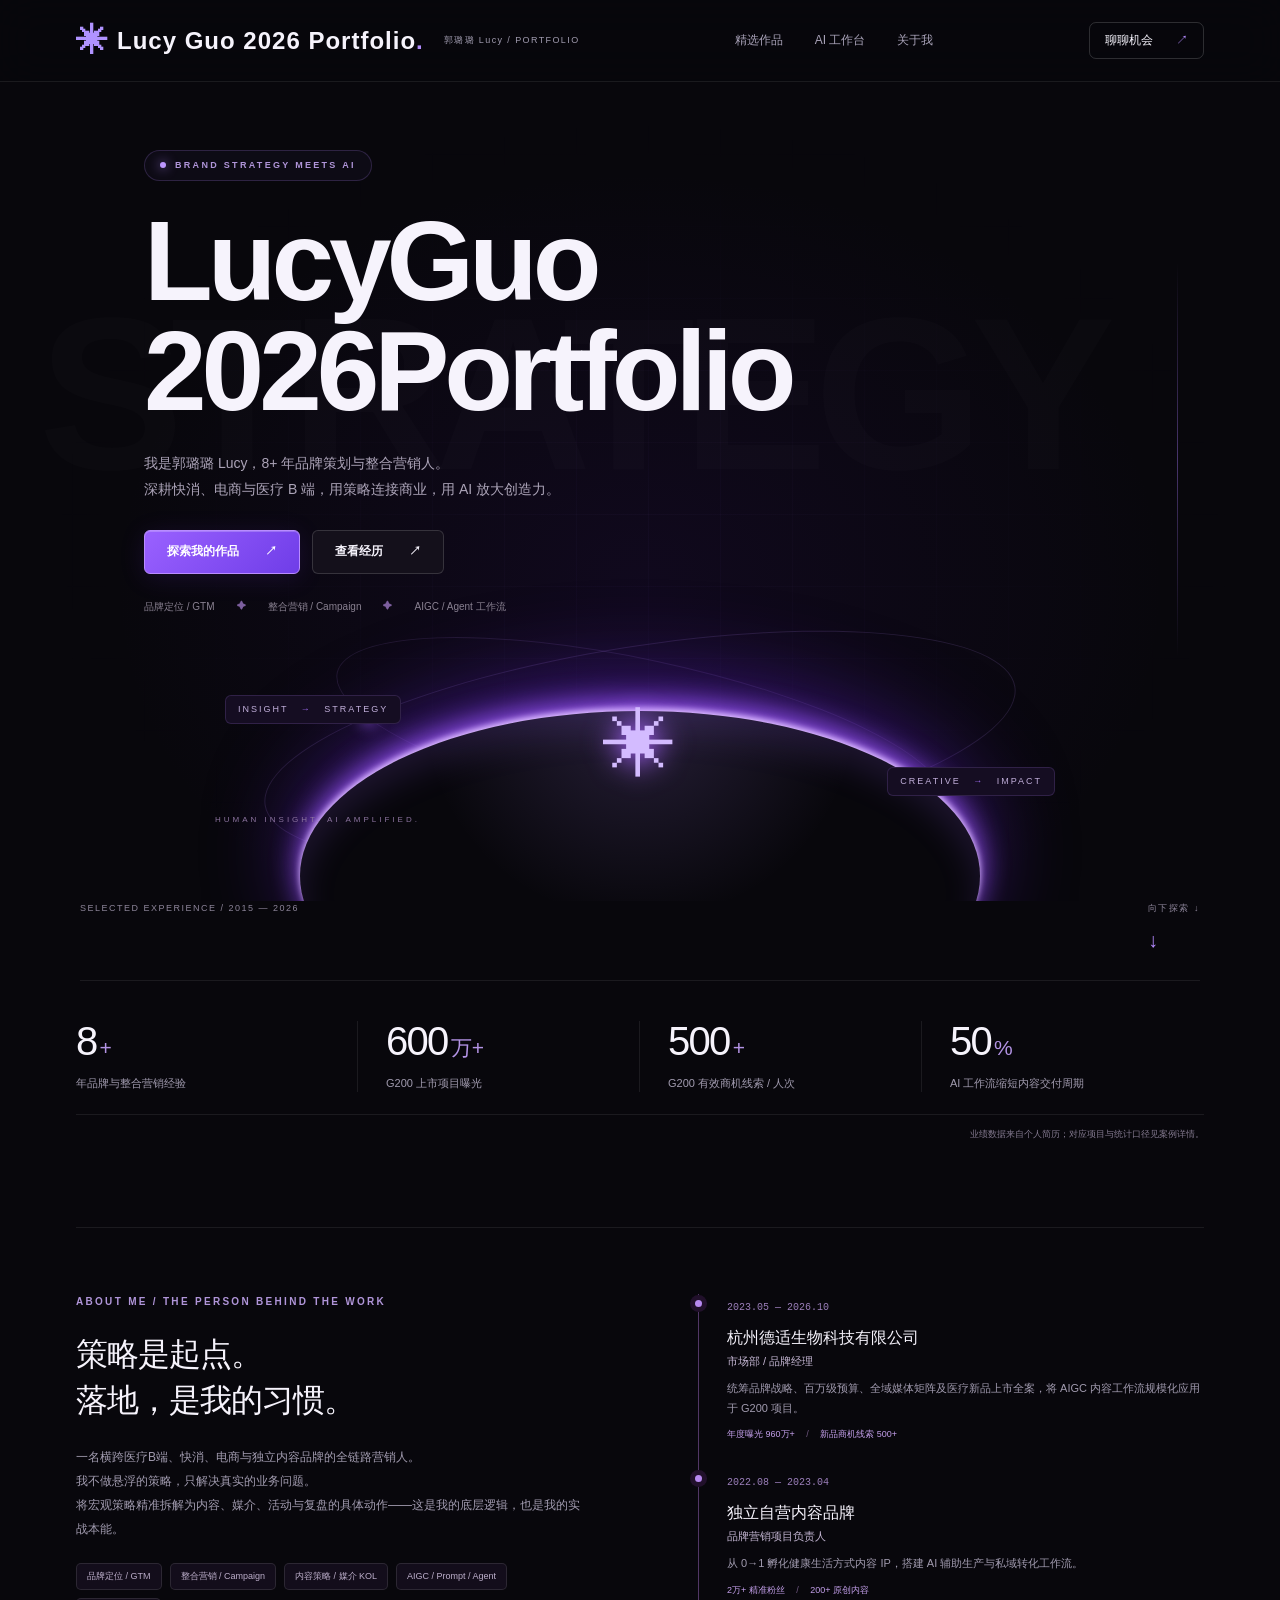
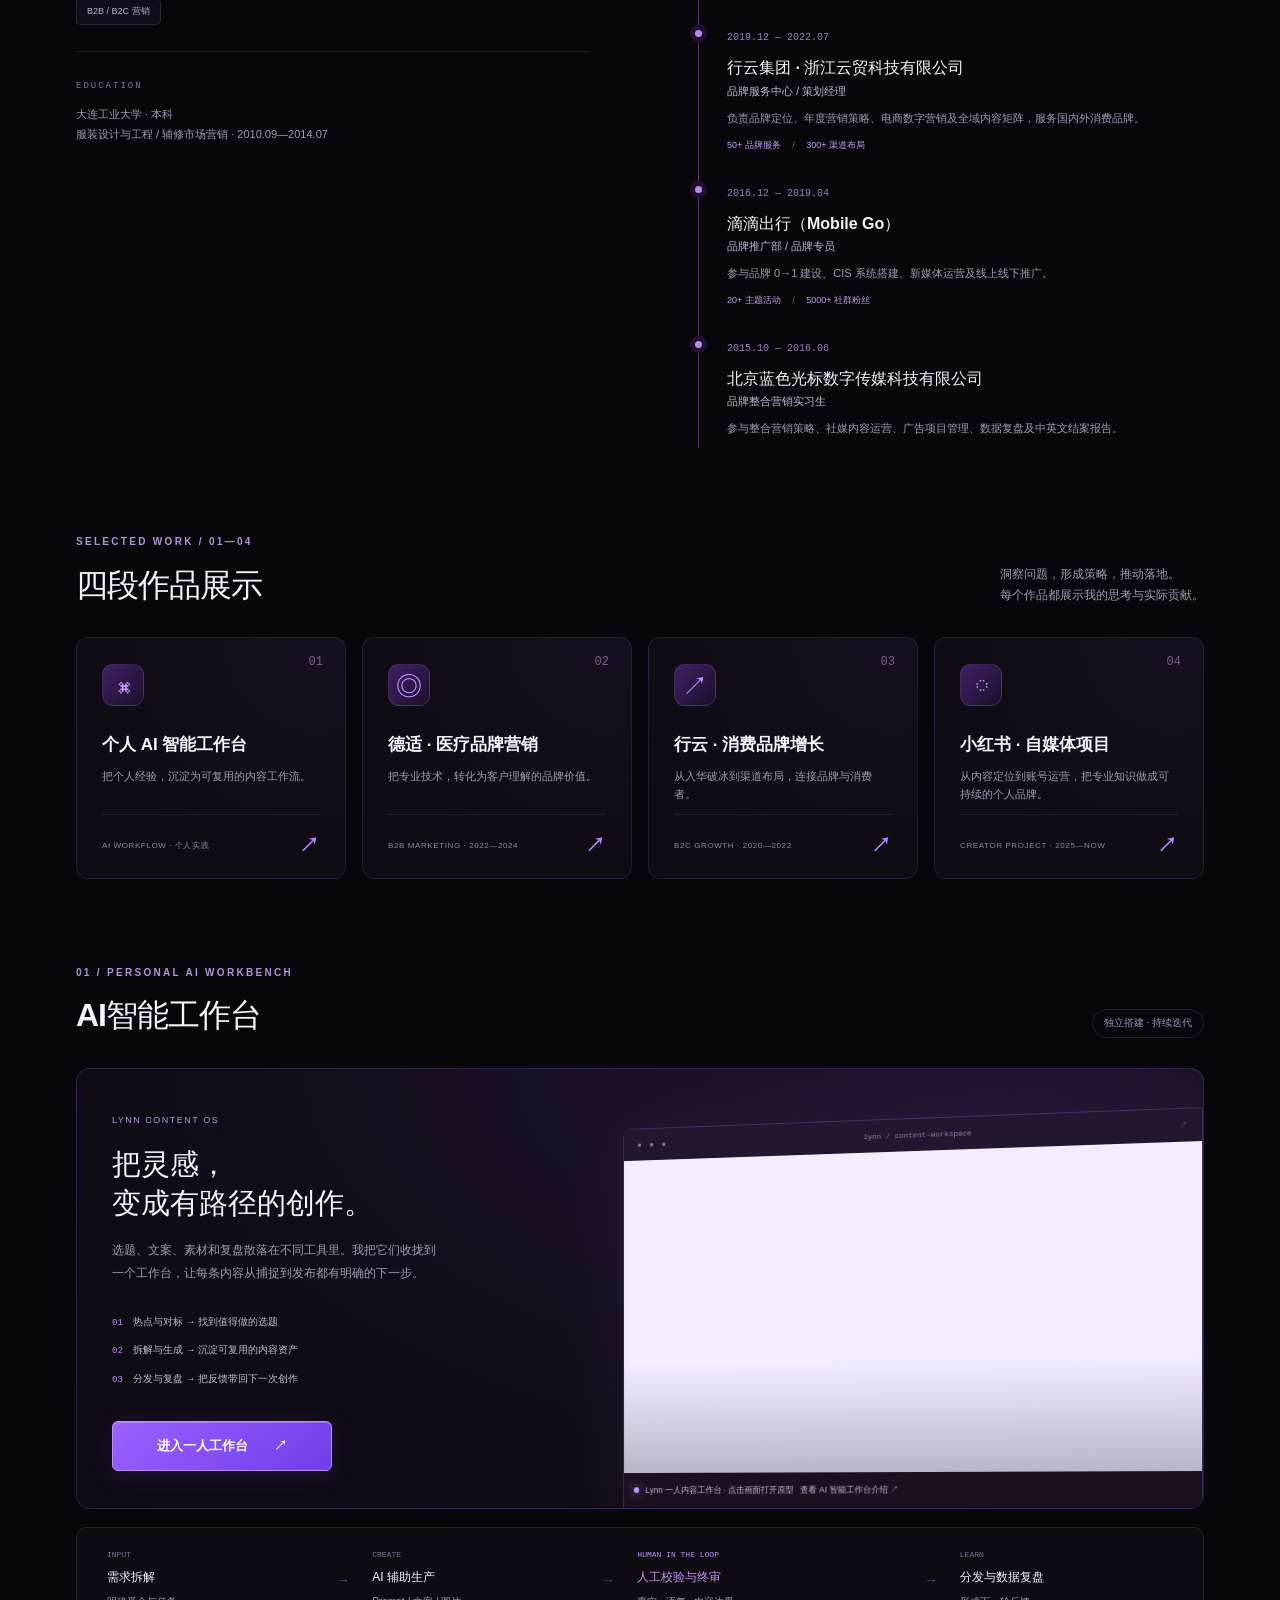
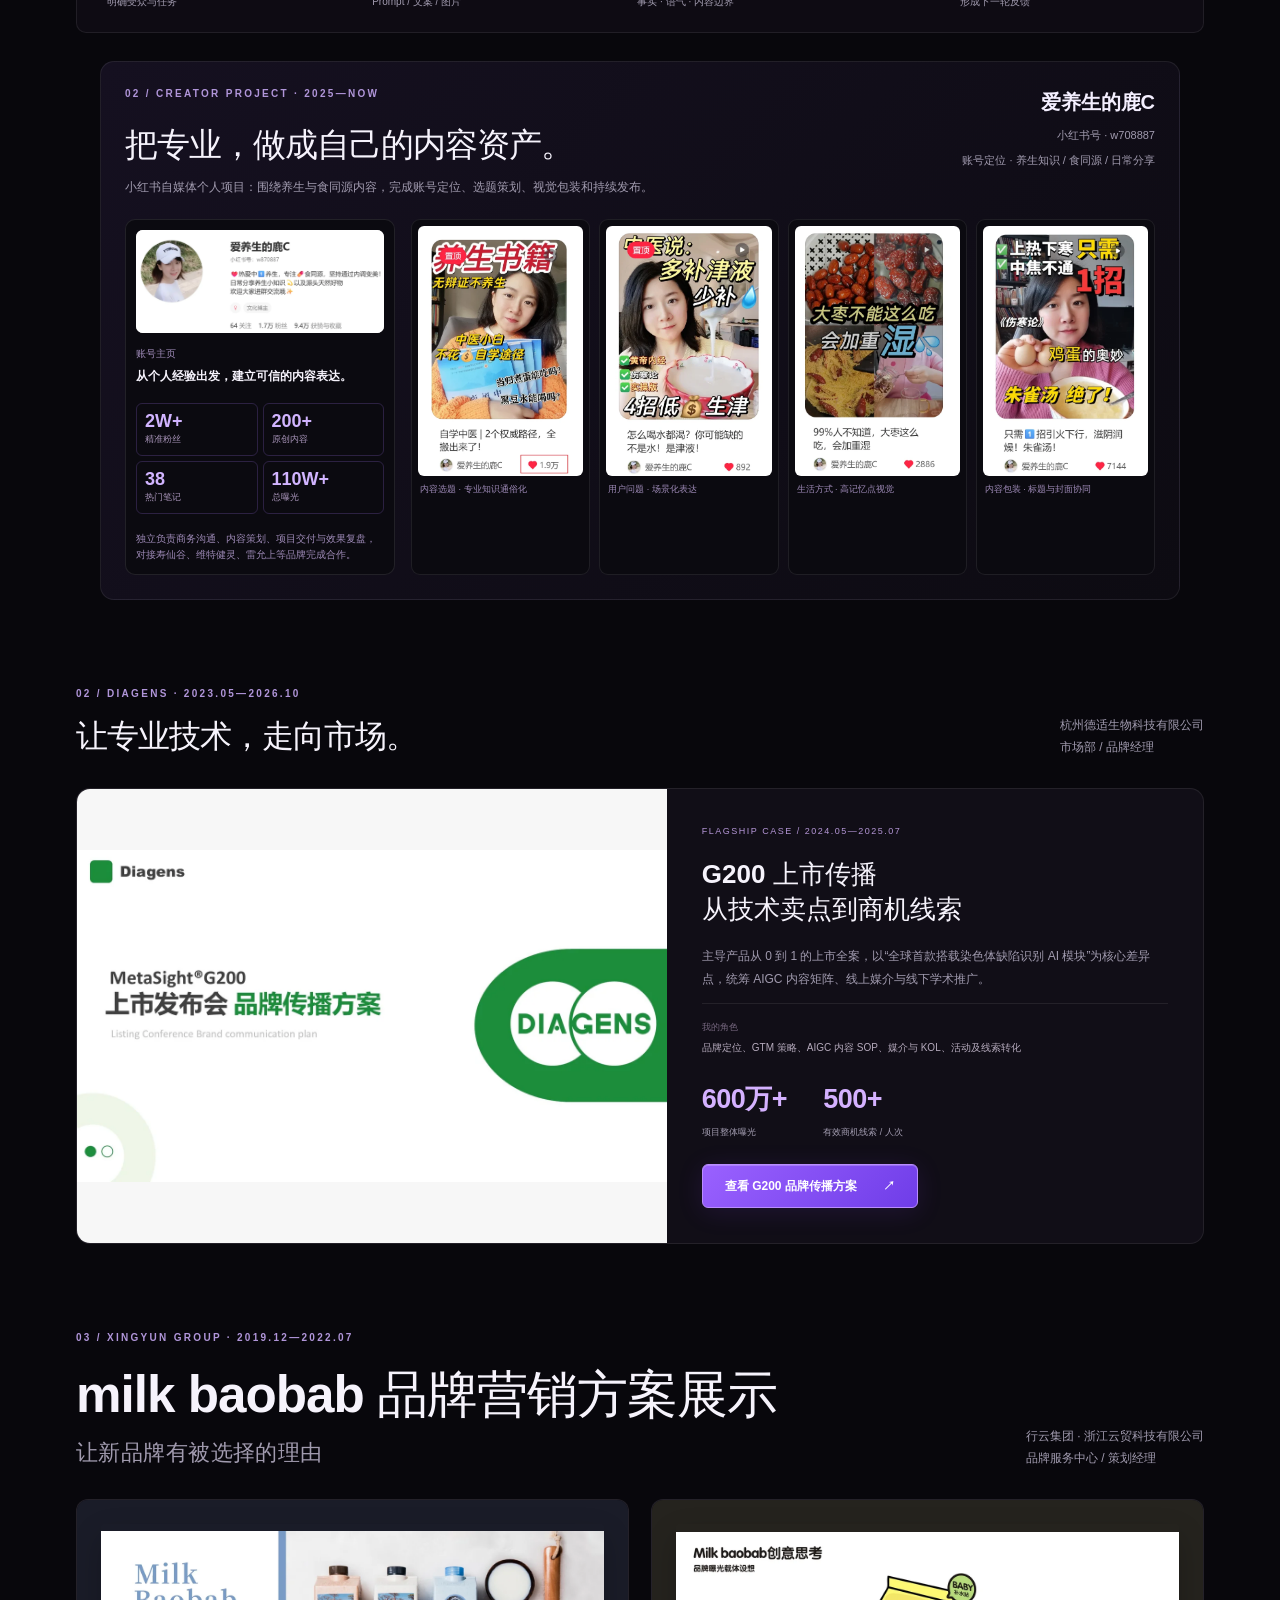
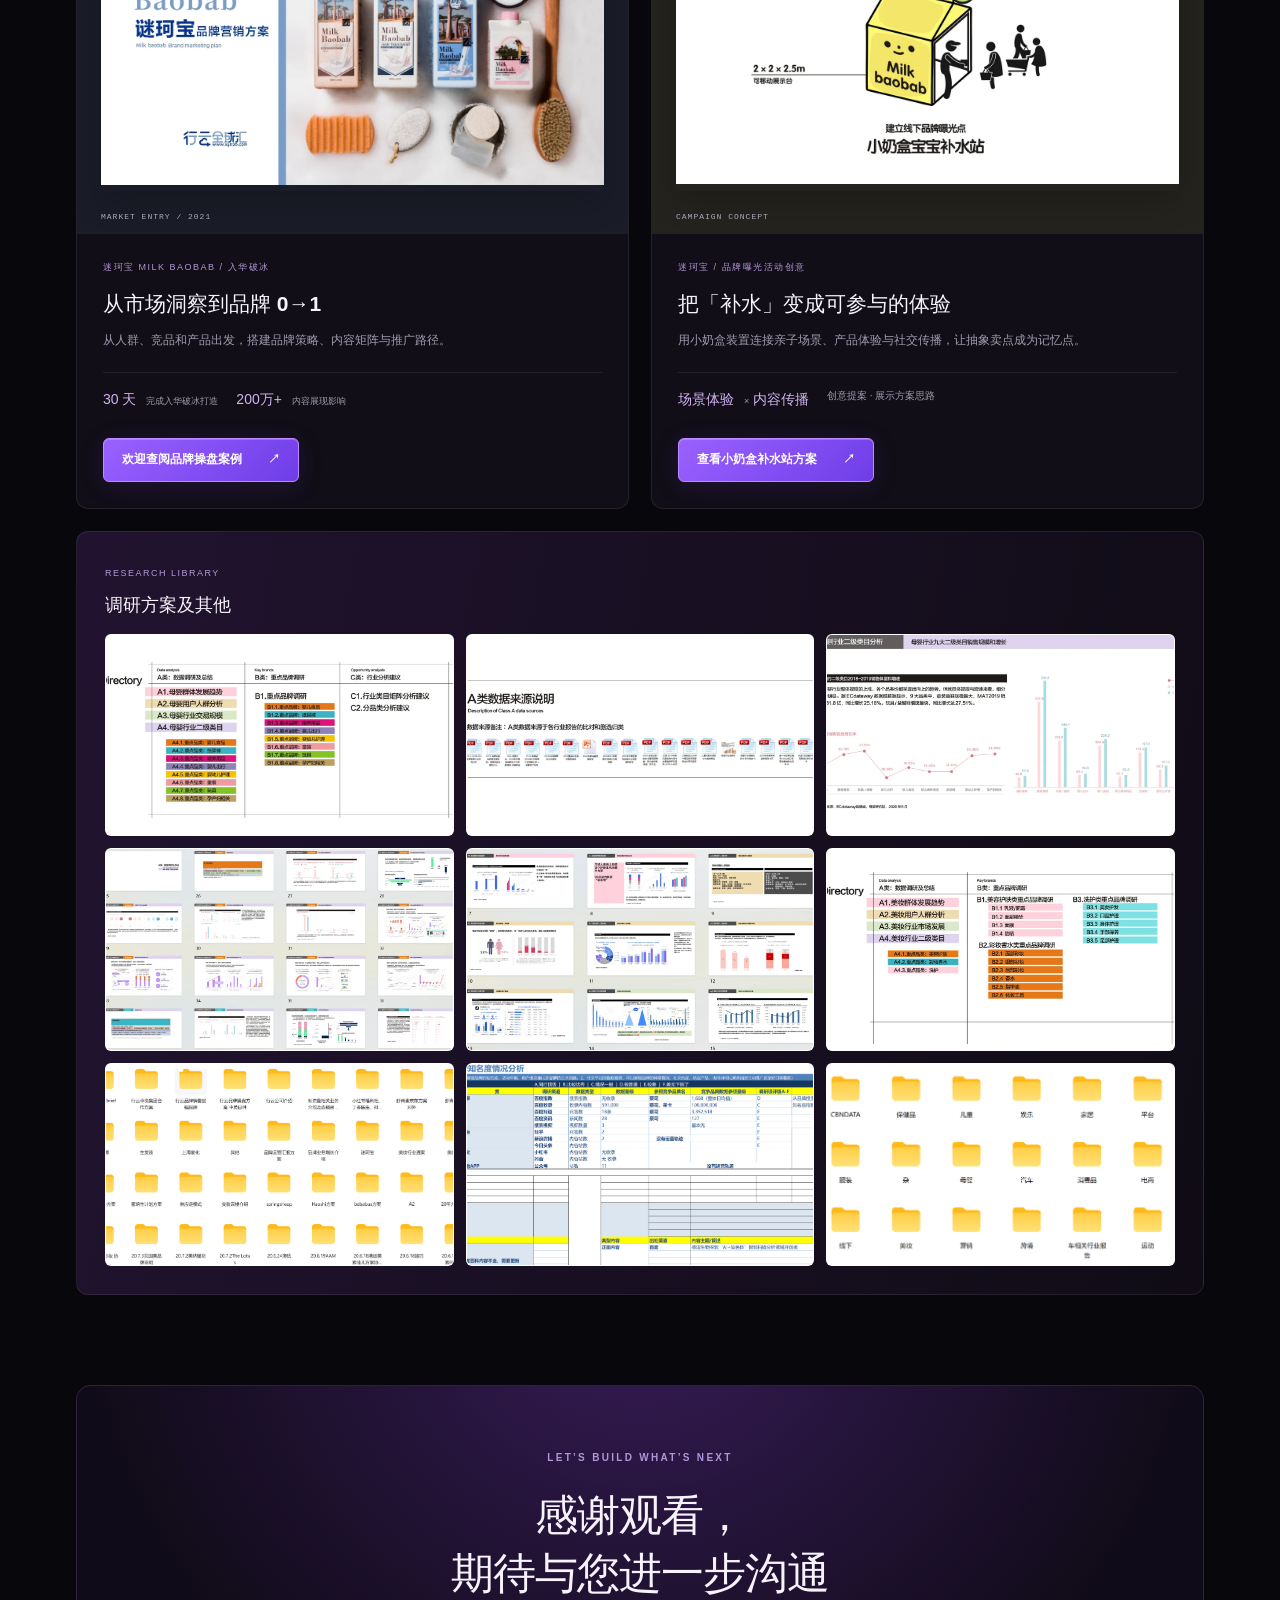
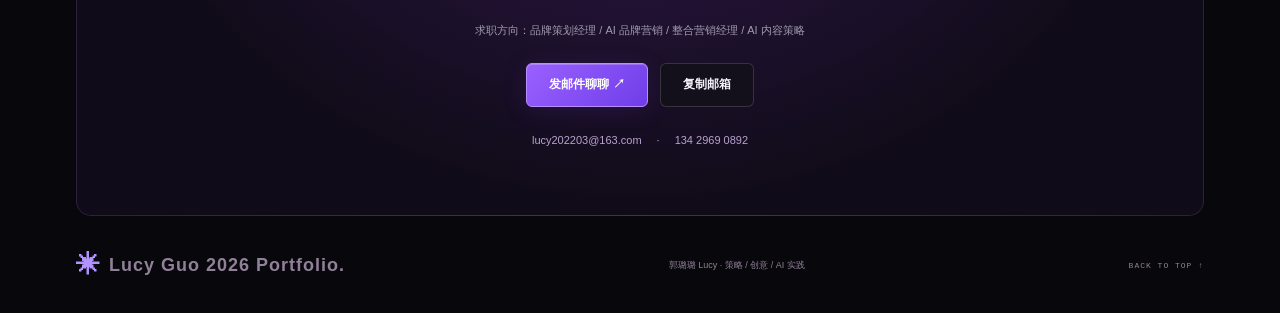
<file: index.html>
<!doctype html>
<html lang="zh-CN"><head><meta charset="utf-8"><meta name="viewport" content="width=device-width,initial-scale=1"><meta name="description" content="郭璐璐 Lucy 个人作品集：品牌策略、整合营销与 AI 内容工作流。"><meta name="theme-color" content="#08070c"><title>Lucy Guo 2026 Portfolio · 品牌策略 × AI 工作流</title><link rel="stylesheet" href="portfolio.css?v=complete-decks"><script src="portfolio.js?v=mobile-20261113" defer></script></head>
<body><a class="skip" href="#work">跳到作品</a>
<header class="header"><a class="brand" href="#home" aria-label="返回首页"><span class="brand-mark">✳</span> Lucy Guo 2026 Portfolio<span class="brand-dot">.</span><small>郭璐璐 Lucy / PORTFOLIO</small></a><nav aria-label="主导航"><a href="#work">精选作品</a><a href="#ai">AI 工作台</a><a href="#resume">关于我</a></nav><a class="nav-contact" href="#contact">聊聊机会 <span>↗</span></a></header>
<main><section class="hero" id="home"><div class="hero-grid" aria-hidden="true"></div><div class="hero-content"><div class="eyebrow availability"><i></i> BRAND STRATEGY MEETS AI</div><h1>让品牌被看见。<br>让<span class="gradient-text">好策略，发生。</span></h1><p class="hero-intro">我是郭璐璐 Lucy，8+ 年品牌策划与整合营销人。<br>深耕快消、电商与医疗 B 端，用策略连接商业，用 AI 放大创造力。</p><div class="hero-actions"><a class="button primary" href="#work">探索我的作品 <span>↗</span></a><a class="button secondary" href="#resume">查看经历 <span>↗</span></a></div><div class="hero-tags"><span>品牌定位 / GTM</span><b>✦</b><span>整合营销 / Campaign</span><b>✦</b><span>AIGC / Agent 工作流</span></div></div><div class="orbit-scene" aria-hidden="true"><div class="orbit orbit-outer"></div><div class="orbit orbit-inner"></div><div class="planet"></div><div class="orbit-label label-left">INSIGHT <span>→</span> STRATEGY</div><div class="orbit-label label-right">CREATIVE <span>→</span> IMPACT</div><div class="core-mark">✳</div><div class="orbit-caption">HUMAN INSIGHT. AI AMPLIFIED.</div></div><div class="hero-bottom"><span>SELECTED EXPERIENCE / 2015 — 2026</span><a href="#work">向下探索 ↓</a></div></section>
<div class="wrap"><section class="proof-strip" aria-label="核心经历与业绩"><div><strong>8<span>+</span></strong><p>年品牌与整合营销经验</p></div><div><strong>600<span>万+</span></strong><p>G200 上市项目曝光</p></div><div><strong>500<span>+</span></strong><p>G200 有效商机线索 / 人次</p></div><div><strong>50<span>%</span></strong><p>AI 工作流缩短内容交付周期</p></div></section><p class="source-note">业绩数据来自个人简历；对应项目与统计口径见案例详情。</p>
<section class="section" id="work"><div class="section-top"><div><div class="eyebrow">SELECTED WORK / 01—03</div><h2>三段实践，一条清晰的主线。</h2></div><p>洞察问题，形成策略，推动落地。<br>每个作品都展示我的思考与实际贡献。</p></div><div class="chapter-grid"><a class="chapter" href="#ai"><span class="chapter-num">01</span><div class="chapter-icon">⌘</div><h3>个人 AI 智能工作台</h3><p>把个人经验，沉淀为可复用的内容工作流。</p><footer><span>AI WORKFLOW · 个人实践</span><b>↗</b></footer></a><a class="chapter" href="#diagens"><span class="chapter-num">02</span><div class="chapter-icon">◎</div><h3>德适 · 医疗品牌营销</h3><p>把专业技术，转化为客户理解的品牌价值。</p><footer><span>B2B MARKETING · 2022—2024</span><b>↗</b></footer></a><a class="chapter" href="#xingyun"><span class="chapter-num">03</span><div class="chapter-icon">↗</div><h3>行云 · 消费品牌增长</h3><p>从入华破冰到渠道布局，连接品牌与消费者。</p><footer><span>B2C GROWTH · 2020—2022</span><b>↗</b></footer></a></div></section>
<section class="section" id="ai"><div class="section-top"><div><div class="eyebrow">01 / PERSONAL AI WORKBENCH</div><h2>一个人的工作台。<br><span class="soft">一整套内容生产思路。</span></h2></div><span class="outlined-tag">独立搭建 · 持续迭代</span></div><div class="ai-feature"><div class="ai-copy"><span class="mini-label">LYNN CONTENT OS</span><h3>把灵感，<br>变成有路径的创作。</h3><p>选题、文案、素材和复盘散落在不同工具里。我把它们收拢到一个工作台，让每条内容从捕捉到发布都有明确的下一步。</p><ul class="clean-list"><li><span>01</span>热点与对标 → 找到值得做的选题</li><li><span>02</span>拆解与生成 → 沉淀可复用的内容资产</li><li><span>03</span>分发与复盘 → 把反馈带回下一次创作</li></ul><a class="button primary workbench-cta" href="lucy-pink.html" target="_blank" rel="noopener">进入一人工作台 <span>↗</span></a></div><div class="os-preview"><div class="window-bar"><span class="dots">● ● ●</span><span>lynn / content-workspace</span><span>↗</span></div><a class="preview-link" href="lucy-pink.html" target="_blank" rel="noopener" aria-label="打开 Lynn 一人内容工作台原型"><div class="preview-frame"><iframe title="Lynn 内容工作台界面预览" src="lucy-pink.html" loading="lazy" sandbox tabindex="-1"></iframe><div class="preview-shade"></div></div></a><div class="preview-caption"><i></i> Lynn 一人内容工作台 · 点击画面打开原型<span>进入工作台 ↗</span></div></div></div><div class="workflow" aria-label="AI内容生产流程"><div><small>INPUT</small><strong>需求拆解</strong><p>明确受众与任务</p></div><span>→</span><div><small>CREATE</small><strong>AI 辅助生产</strong><p>Prompt / 文案 / 图片</p></div><span>→</span><div class="human"><small>HUMAN IN THE LOOP</small><strong>人工校验与终审</strong><p>事实 · 语气 · 内容边界</p></div><span>→</span><div><small>LEARN</small><strong>分发与数据复盘</strong><p>形成下一轮反馈</p></div></div></section>
<section class="section" id="diagens"><div class="section-top"><div><div class="eyebrow">02 / DIAGENS · 2023.05—2026.10</div><h2>让专业技术，走向市场。</h2></div><p>杭州德适生物科技有限公司<br>市场部 / 品牌经理</p></div><article class="featured-case"><div class="g200-art g200-original"><img decoding="async" src="assets/g200-pages/page-001.webp" alt="MetaSight G200 上市发布会品牌传播方案封面" loading="lazy"></div><div class="case-copy"><div class="mini-label">FLAGSHIP CASE / 2024.05—2025.07</div><h3>G200 上市传播<br>从技术卖点到商机线索</h3><p>主导产品从 0 到 1 的上市全案，以“全球首款搭载染色体缺陷识别 AI 模块”为核心差异点，统筹 AIGC 内容矩阵、线上媒介与线下学术推广。</p><div class="role"><span>我的角色</span> 品牌定位、GTM 策略、AIGC 内容 SOP、媒介与 KOL、活动及线索转化</div><div class="case-metrics"><div><strong>600万+</strong><small>项目整体曝光</small></div><div><strong>500+</strong><small>有效商机线索 / 人次</small></div></div><button class="button primary" data-case="g200">查看 G200 品牌传播方案 <span>↗</span></button></div></article><div class="research-inline"><div class="research-heading"><div><span class="mini-label">BRAND RESEARCH</span><h3>品牌营销思考方案</h3><p>点击封面，阅读完整方案。</p></div></div><button class="research-cover-button" data-case="research" aria-label="打开品牌营销思考方案"><img decoding="async" src="assets/research-pages/page-001.webp" alt="品牌营销思考方案封面" loading="lazy"></button></div></section>
<section class="section" id="xingyun"><div class="section-top"><div><div class="eyebrow">03 / XINGYUN GROUP · 2020.04—2022.02</div><h2>让新品牌，有被选择的理由。</h2></div><p>行云集团 · 浙江云贸科技有限公司<br>品牌服务中心 / 策划经理</p></div><div class="consumer-grid"><article class="consumer-card"><a class="consumer-visual milk visual-link" href="迷珂宝PPT-1.pdf" target="_blank" rel="noopener" aria-label="查看迷珂宝品牌营销方案"><img decoding="async" src="assets/milk-1.webp" alt="迷珂宝品牌营销方案封面及洗护产品" loading="lazy"><span>MARKET ENTRY / 2021</span></a><div class="consumer-body"><div class="mini-label">迷珂宝 MILK BAOBAB / 入华破冰</div><h3>从市场洞察到品牌 0→1</h3><p>从人群、竞品和产品出发，搭建品牌策略、内容矩阵与推广路径。</p><div class="small-results"><strong>30 天 <span>完成入华破冰打造</span></strong><strong>200万+ <span>内容展现影响</span></strong></div><a class="button primary case-cta" href="迷珂宝PPT-1.pdf" target="_blank" rel="noopener">欢迎查阅品牌操盘案例 <span>↗</span></a></div></article><article class="consumer-card"><button class="consumer-visual event visual-link" data-case="event" aria-label="查看小奶盒补水站方案"><img decoding="async" src="assets/event-4.webp" alt="小奶盒宝宝补水站户外创意装置方案" loading="lazy"><span>CAMPAIGN CONCEPT</span></button><div class="consumer-body"><div class="mini-label">迷珂宝 / 品牌曝光活动创意</div><h3>把「补水」变成可参与的体验</h3><p>用小奶盒装置连接亲子场景、产品体验与社交传播，让抽象卖点成为记忆点。</p><div class="small-results"><strong>场景体验 <span>×</span> 内容传播</strong><span class="muted">创意提案 · 展示方案思路</span></div><button class="button primary case-cta" data-case="event">查看小奶盒补水站方案 <span>↗</span></button></div></article></div><div class="research-library"><span class="mini-label">RESEARCH LIBRARY</span><h3>美妆 / 母婴行业调研</h3><div class="research-shots"><img decoding="async" src="assets/user/codex-clipboard-2d6b978d-d18c-4c74-9e1b-d99da1e508f4.webp" alt="行业调研方案截图 1" loading="lazy"><img decoding="async" src="assets/user/codex-clipboard-0f463525-3b26-4b4c-8d9d-d075dfab5cac.webp" alt="行业调研方案截图 2" loading="lazy"><img decoding="async" src="assets/user/codex-clipboard-98cdb29e-76dc-4361-a373-548ff600b9f1.webp" alt="行业调研方案截图 3" loading="lazy"><img decoding="async" src="assets/user/codex-clipboard-27b4e70d-6095-44c6-8017-2ebe8056797b.webp" alt="行业调研方案截图 4" loading="lazy"><img decoding="async" src="assets/user/codex-clipboard-24c355a8-ac2d-4559-b9e3-288676f324a0.webp" alt="行业调研方案截图 5" loading="lazy"><img decoding="async" src="assets/user/codex-clipboard-a73c5e6a-c51d-4b2e-97ea-79d769c429e8.webp" alt="行业调研方案截图 6" loading="lazy"></div></div></section>
<section class="section about" id="resume"><div class="about-intro"><div class="eyebrow">ABOUT ME / THE PERSON BEHIND THE WORK</div><h2>策略是起点。<br>落地，是我的习惯。</h2><p>我是郭璐璐，也可以叫我 Lucy。拥有 8+ 年品牌策划与整合营销经验，横跨医疗 B 端、快消、电商与新零售；习惯从真实业务问题出发，把策略拆成内容、媒介、活动、转化和复盘的具体动作。</p><div class="skill-tags"><span>品牌定位 / GTM</span><span>整合营销 / Campaign</span><span>内容策略 / 媒介 KOL</span><span>AIGC / Prompt / Agent</span><span>B2B / B2C 营销</span></div><div class="education"><small>EDUCATION</small><p>大连工业大学 · 本科<br>服装设计与工程 / 辅修市场营销 · 2010.09—2014.07</p></div></div><div class="timeline"><article><time>2023.05 — 2026.10</time><span class="timeline-dot"></span><h3>杭州德适生物科技有限公司</h3><h4>市场部 / 品牌经理</h4><p>统筹品牌战略、百万级预算、全域媒体矩阵及医疗新品上市全案，将 AIGC 内容工作流规模化应用于 G200 项目。</p><div class="timeline-result">年度曝光 960万+ <span>/</span> 新品商机线索 500+</div></article><article><time>2022.08 — 2023.04</time><span class="timeline-dot"></span><h3>独立自营内容品牌</h3><h4>品牌营销项目负责人</h4><p>从 0→1 孵化健康生活方式内容 IP，搭建 AI 辅助生产与私域转化工作流。</p><div class="timeline-result">2万+ 精准粉丝 <span>/</span> 200+ 原创内容</div></article><article><time>2019.12 — 2022.07</time><span class="timeline-dot"></span><h3>行云集团 · 浙江云贸科技有限公司</h3><h4>品牌服务中心 / 策划经理</h4><p>负责品牌定位、年度营销策略、电商数字营销及全域内容矩阵，服务国内外消费品牌。</p><div class="timeline-result">50+ 品牌服务 <span>/</span> 300+ 渠道布局</div></article><article><time>2016.12 — 2019.04</time><span class="timeline-dot"></span><h3>滴滴出行（Mobile Go）</h3><h4>品牌推广部 / 品牌专员</h4><p>参与品牌 0→1 建设、CIS 系统搭建、新媒体运营及线上线下推广。</p><div class="timeline-result">20+ 主题活动 <span>/</span> 5000+ 社群粉丝</div></article><article><time>2015.10 — 2016.06</time><span class="timeline-dot"></span><h3>北京蓝色光标数字传媒科技有限公司</h3><h4>品牌整合营销实习生</h4><p>参与整合营销策略、社媒内容运营、广告项目管理、数据复盘及中英文结案报告。</p></article></div></section>
<section class="contact" id="contact"><div class="eyebrow">LET’S BUILD WHAT’S NEXT</div><h2>下一个好项目，<br>期待一起<span class="gradient-text">做出来。</span></h2><p>求职方向：品牌策划经理 / AI 品牌营销 / 整合营销经理 / AI 内容策略</p><div class="contact-actions"><a class="button primary" href="mailto:lucy202203@163.com">发邮件聊聊 ↗</a><button class="button secondary" id="copy-email">复制邮箱</button></div><div class="contact-details"><a href="mailto:lucy202203@163.com">lucy202203@163.com</a><span>·</span><a href="tel:13429690892">134 2969 0892</a></div><p class="copy-status" id="copy-status" role="status" aria-live="polite"></p></section><footer class="footer"><a class="brand" href="#home"><span class="brand-mark">✳</span> Lucy Guo 2026 Portfolio.</a><span>郭璐璐 Lucy · 策略 / 创意 / AI 实践</span><a href="#home">BACK TO TOP ↑</a></footer></div></main>
<dialog id="case-dialog" aria-labelledby="dialog-title"><div class="dialog-top"><span class="mini-label">LUCY / CASE STUDY</span><button class="close-dialog" aria-label="关闭项目详情">关闭 ×</button></div><div id="dialog-content"></div></dialog><script>document.querySelector('#xingyun .eyebrow').textContent='03 / XINGYUN GROUP · 2019.12—2022.07';</script></body></html>
</file>
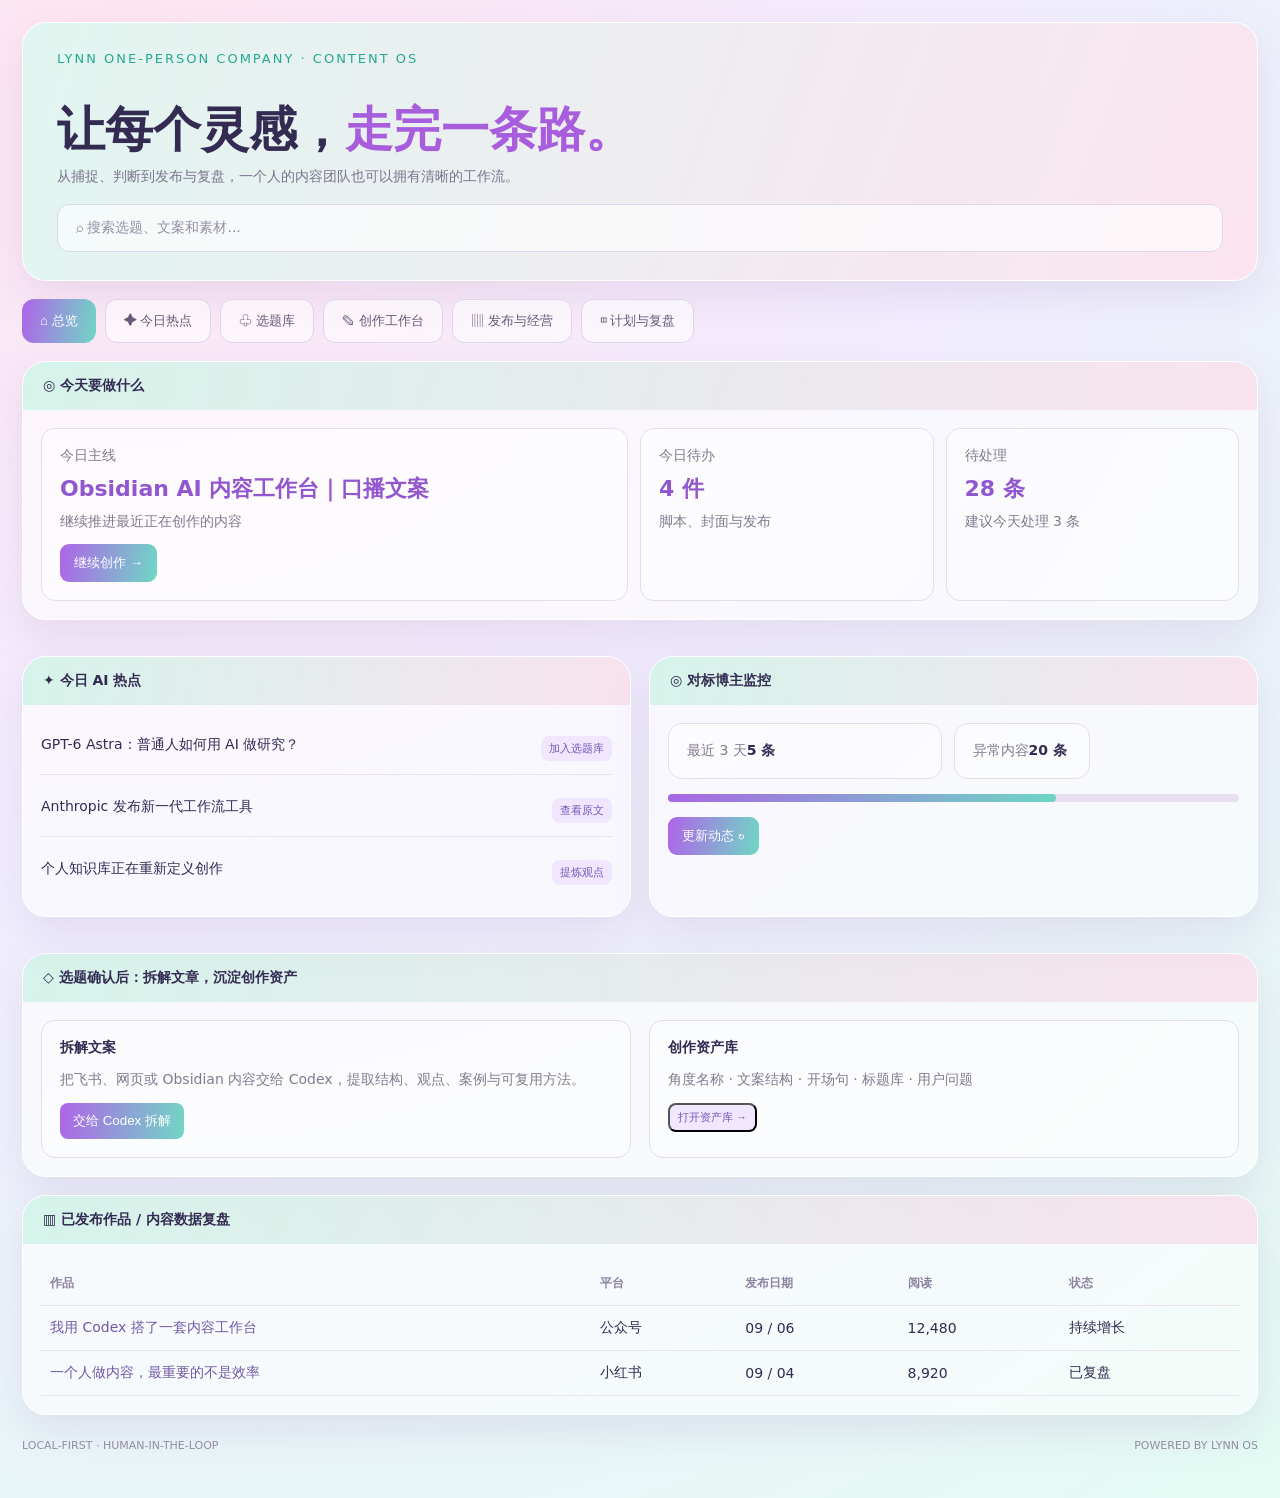
<file: lucy-pink.html>
<!doctype html><html lang="zh-CN"><meta charset="utf-8"><meta name="viewport" content="width=device-width,initial-scale=1"><title>Lynn 一人公司工作台</title><style>
*{box-sizing:border-box}body{margin:0;color:#332b52;font:14px system-ui,'Microsoft YaHei';background:radial-gradient(circle at 10% 0%,#ffe5f1,#f2edff 45%,#e3fbf3)}.shell{max-width:1280px;margin:auto;padding:22px}.glass{background:rgba(255,255,255,.58);border:1px solid #fff;border-radius:24px;box-shadow:0 15px 40px #9c7db32b}.hero{padding:28px 34px;background:linear-gradient(110deg,#d9faf0cc,#ffe1eccc);min-height:220px}.brand{color:#25a992;font-size:13px;letter-spacing:2px}.hero h1{font-size:48px;line-height:1.05;margin:38px 0 8px}.hero h1 span{color:#a85ddd}.hero p{color:#7c748e}.search{margin-top:18px;background:#ffffffaa;border:1px solid #dfd5e9;border-radius:12px;padding:14px 18px;color:#958da5}.nav{display:flex;gap:9px;flex-wrap:wrap;margin:18px 0}.nav button{border:1px solid #ddd3ea;background:#ffffff99;border-radius:12px;padding:12px 18px;color:#655b79}.nav .active,.primary{background:linear-gradient(100deg,#ae64e8,#70d7c5);color:#fff;border:0}.section{margin:18px 0;overflow:hidden}.head{padding:15px 20px;background:linear-gradient(100deg,#cdf3e6cc,#f8ddebcc);font-weight:700}.body{padding:18px}.stats{display:grid;grid-template-columns:1.5fr .75fr .75fr;gap:12px}.stat,.tile{background:#ffffff8c;border:1px solid #e6dced;border-radius:14px;padding:18px}.stat b{display:block;color:#9256ce;font-size:22px;margin:9px 0}.stat small,.muted{color:#82798f}.cols{display:grid;grid-template-columns:1fr 1fr;gap:18px}.list{display:grid;gap:10px}.row{display:flex;justify-content:space-between;gap:12px;padding:13px 0;border-bottom:1px solid #e9e0ef}.row:last-child{border:0}.pill{color:#7656b7;background:#f0e7ff;border-radius:8px;padding:5px 8px;font-size:11px;white-space:nowrap}.progress{height:8px;background:#e8dff1;border-radius:9px;margin:15px 0}.progress i{display:block;width:68%;height:100%;border-radius:9px;background:linear-gradient(90deg,#a867e4,#6dd5c5)}.table{width:100%;border-collapse:collapse}.table td,.table th{text-align:left;padding:13px 9px;border-bottom:1px solid #e9e0ef}.table th{color:#8c83a0;font-size:12px}.table td:first-child{color:#7257a6}.footer{display:flex;justify-content:space-between;color:#948ba3;font-size:11px;margin:24px 0}@media(max-width:760px){.shell{padding:12px}.hero h1{font-size:36px}.stats,.cols{grid-template-columns:1fr}.table{font-size:12px;display:block;overflow:auto}}
</style><body><main class="shell"><section class="hero glass"><div class="brand">LYNN ONE-PERSON COMPANY · CONTENT OS</div><h1>让每个灵感，<span>走完一条路。</span></h1><p>从捕捉、判断到发布与复盘，一个人的内容团队也可以拥有清晰的工作流。</p><div class="search">⌕ 搜索选题、文案和素材...</div></section><nav class="nav"><button class="active">⌂ 总览</button><button>✦ 今日热点</button><button>♧ 选题库</button><button>✎ 创作工作台</button><button>▥ 发布与经营</button><button>◫ 计划与复盘</button></nav><section class="section glass"><div class="head">◎ 今天要做什么</div><div class="body"><div class="stats"><div class="stat"><span class="muted">今日主线</span><b>Obsidian AI 内容工作台｜口播文案</b><span class="muted">继续推进最近正在创作的内容</span><br><button class="primary" style="margin-top:13px;padding:10px 14px;border-radius:9px">继续创作 →</button></div><div class="stat"><span class="muted">今日待办</span><b>4 件</b><span class="muted">脚本、封面与发布</span></div><div class="stat"><span class="muted">待处理</span><b>28 条</b><span class="muted">建议今天处理 3 条</span></div></div></div></section><div class="cols"><section class="section glass"><div class="head">✦ 今日 AI 热点</div><div class="body"><div class="list"><div class="row"><span>GPT-6 Astra：普通人如何用 AI 做研究？</span><span class="pill">加入选题库</span></div><div class="row"><span>Anthropic 发布新一代工作流工具</span><span class="pill">查看原文</span></div><div class="row"><span>个人知识库正在重新定义创作</span><span class="pill">提炼观点</span></div></div></div></section><section class="section glass"><div class="head">◎ 对标博主监控</div><div class="body"><div class="stats"><div class="tile"><span class="muted">最近 3 天</span><b>5 条</b></div><div class="tile"><span class="muted">异常内容</span><b>20 条</b></div></div><div class="progress"><i></i></div><button class="primary" style="padding:10px 14px;border-radius:9px">更新动态 ↻</button></div></section></div><section class="section glass"><div class="head">◇ 选题确认后：拆解文章，沉淀创作资产</div><div class="body"><div class="cols"><div class="tile"><b>拆解文案</b><p class="muted">把飞书、网页或 Obsidian 内容交给 Codex，提取结构、观点、案例与可复用方法。</p><button class="primary" style="padding:9px 13px;border-radius:8px">交给 Codex 拆解</button></div><div class="tile"><b>创作资产库</b><p class="muted">角度名称 · 文案结构 · 开场句 · 标题库 · 用户问题</p><button class="pill">打开资产库 →</button></div></div></div></section><section class="section glass"><div class="head">▥ 已发布作品 / 内容数据复盘</div><div class="body"><table class="table"><tr><th>作品</th><th>平台</th><th>发布日期</th><th>阅读</th><th>状态</th></tr><tr><td>我用 Codex 搭了一套内容工作台</td><td>公众号</td><td>09 / 06</td><td>12,480</td><td>持续增长</td></tr><tr><td>一个人做内容，最重要的不是效率</td><td>小红书</td><td>09 / 04</td><td>8,920</td><td>已复盘</td></tr></table></div></section><div class="footer"><span>LOCAL-FIRST · HUMAN-IN-THE-LOOP</span><span>POWERED BY LYNN OS</span></div></main></body></html>
</file>
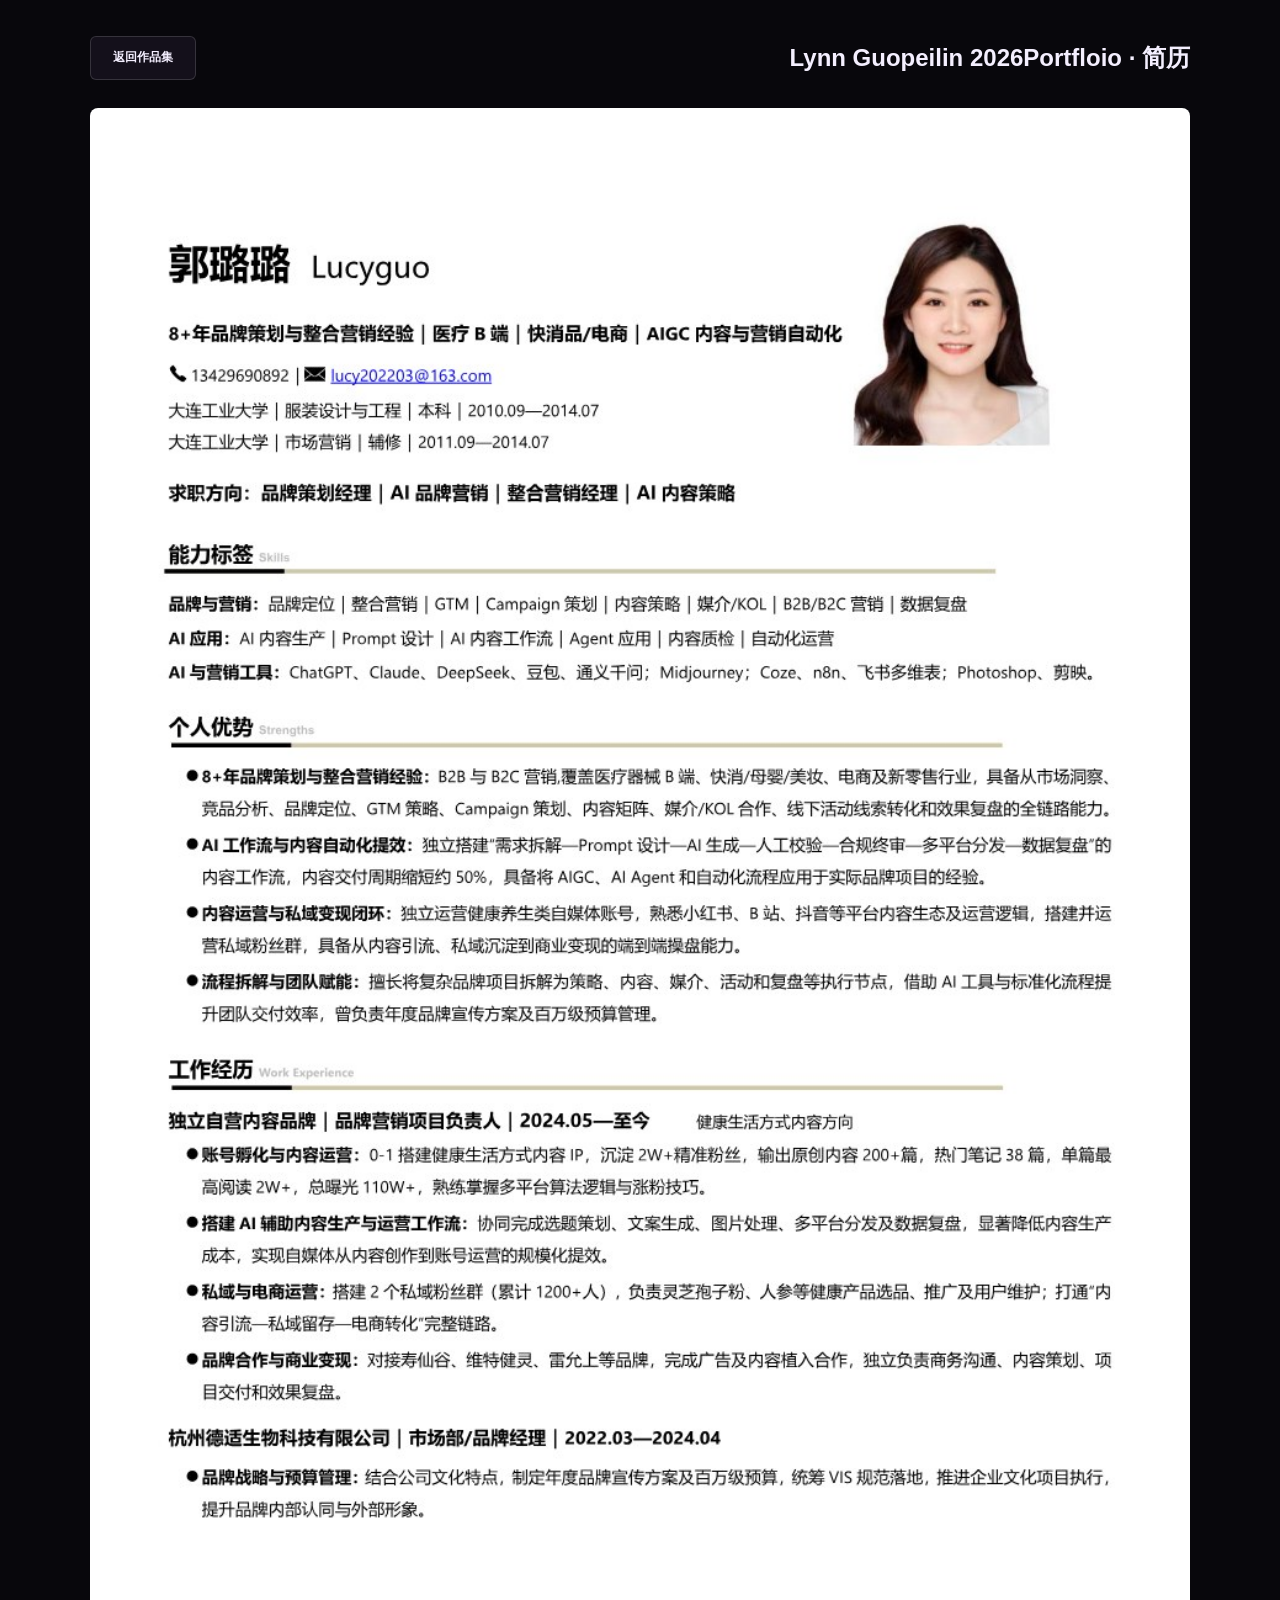
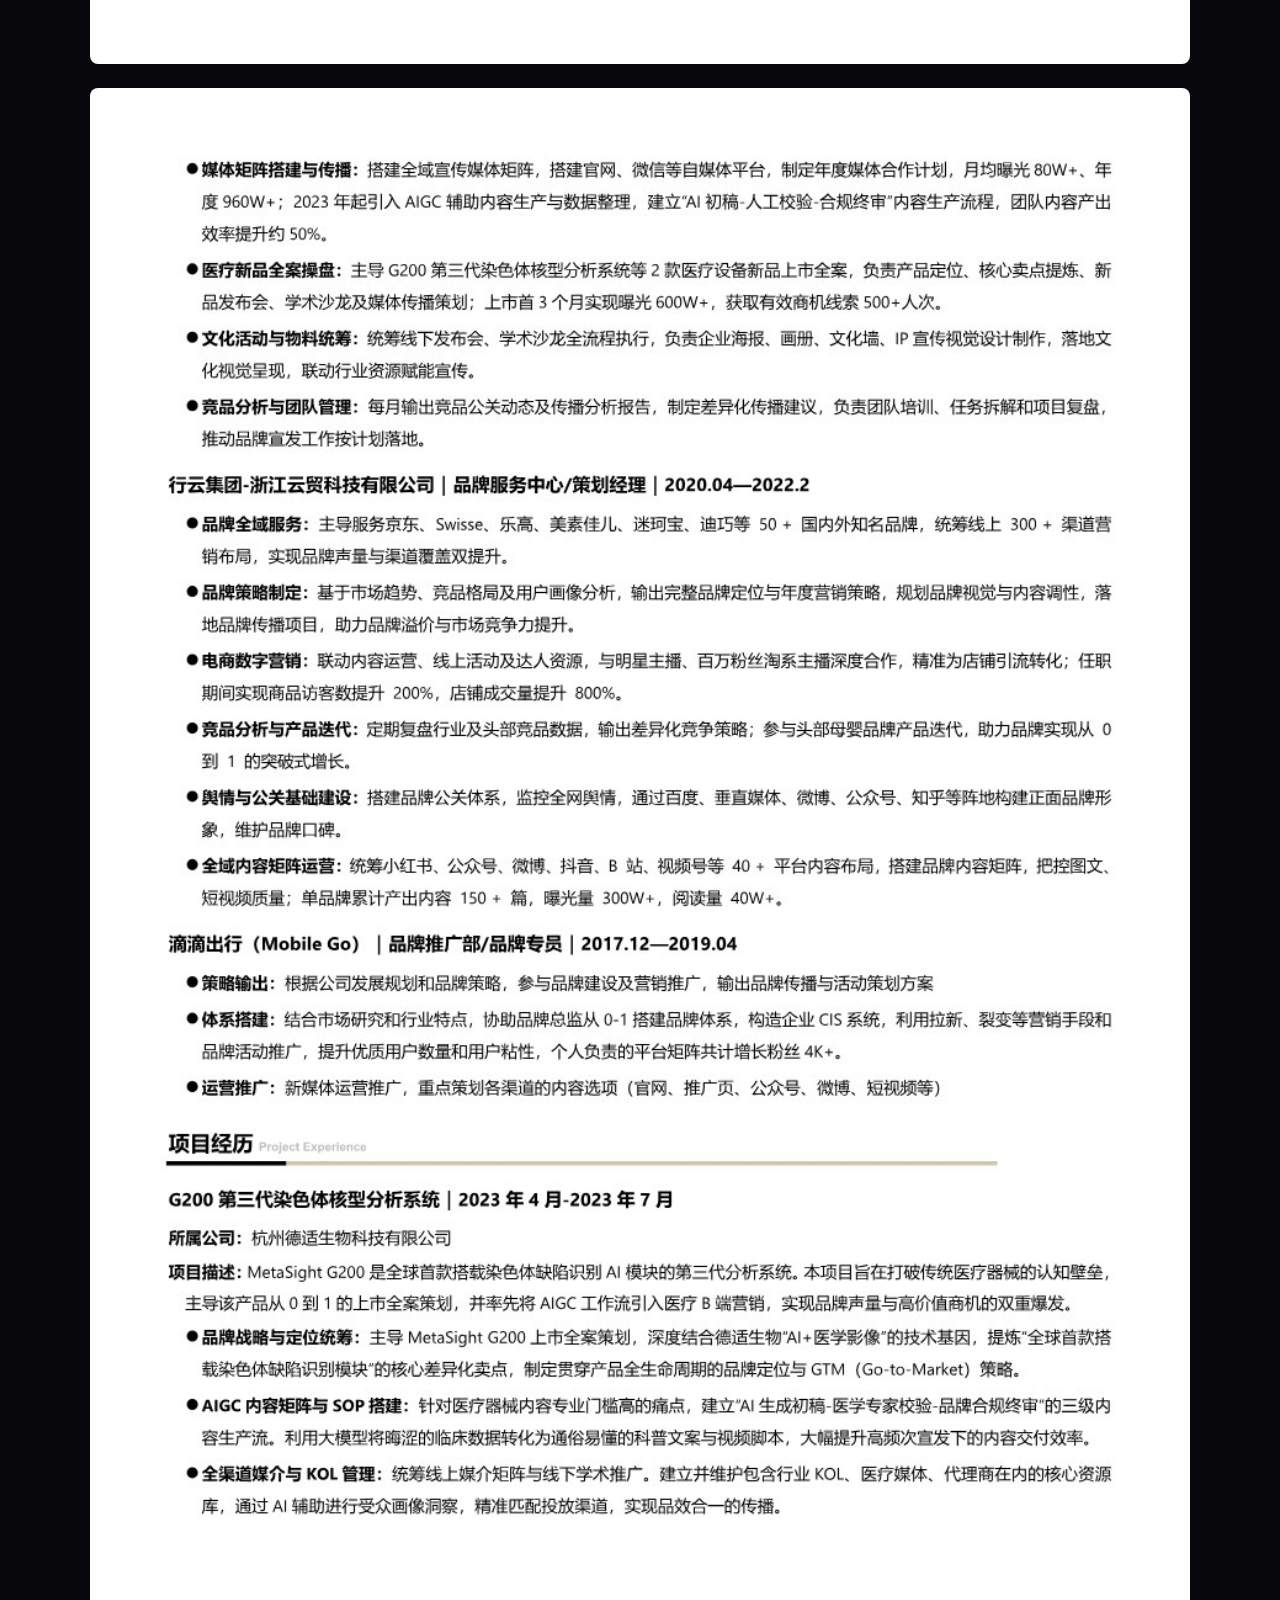
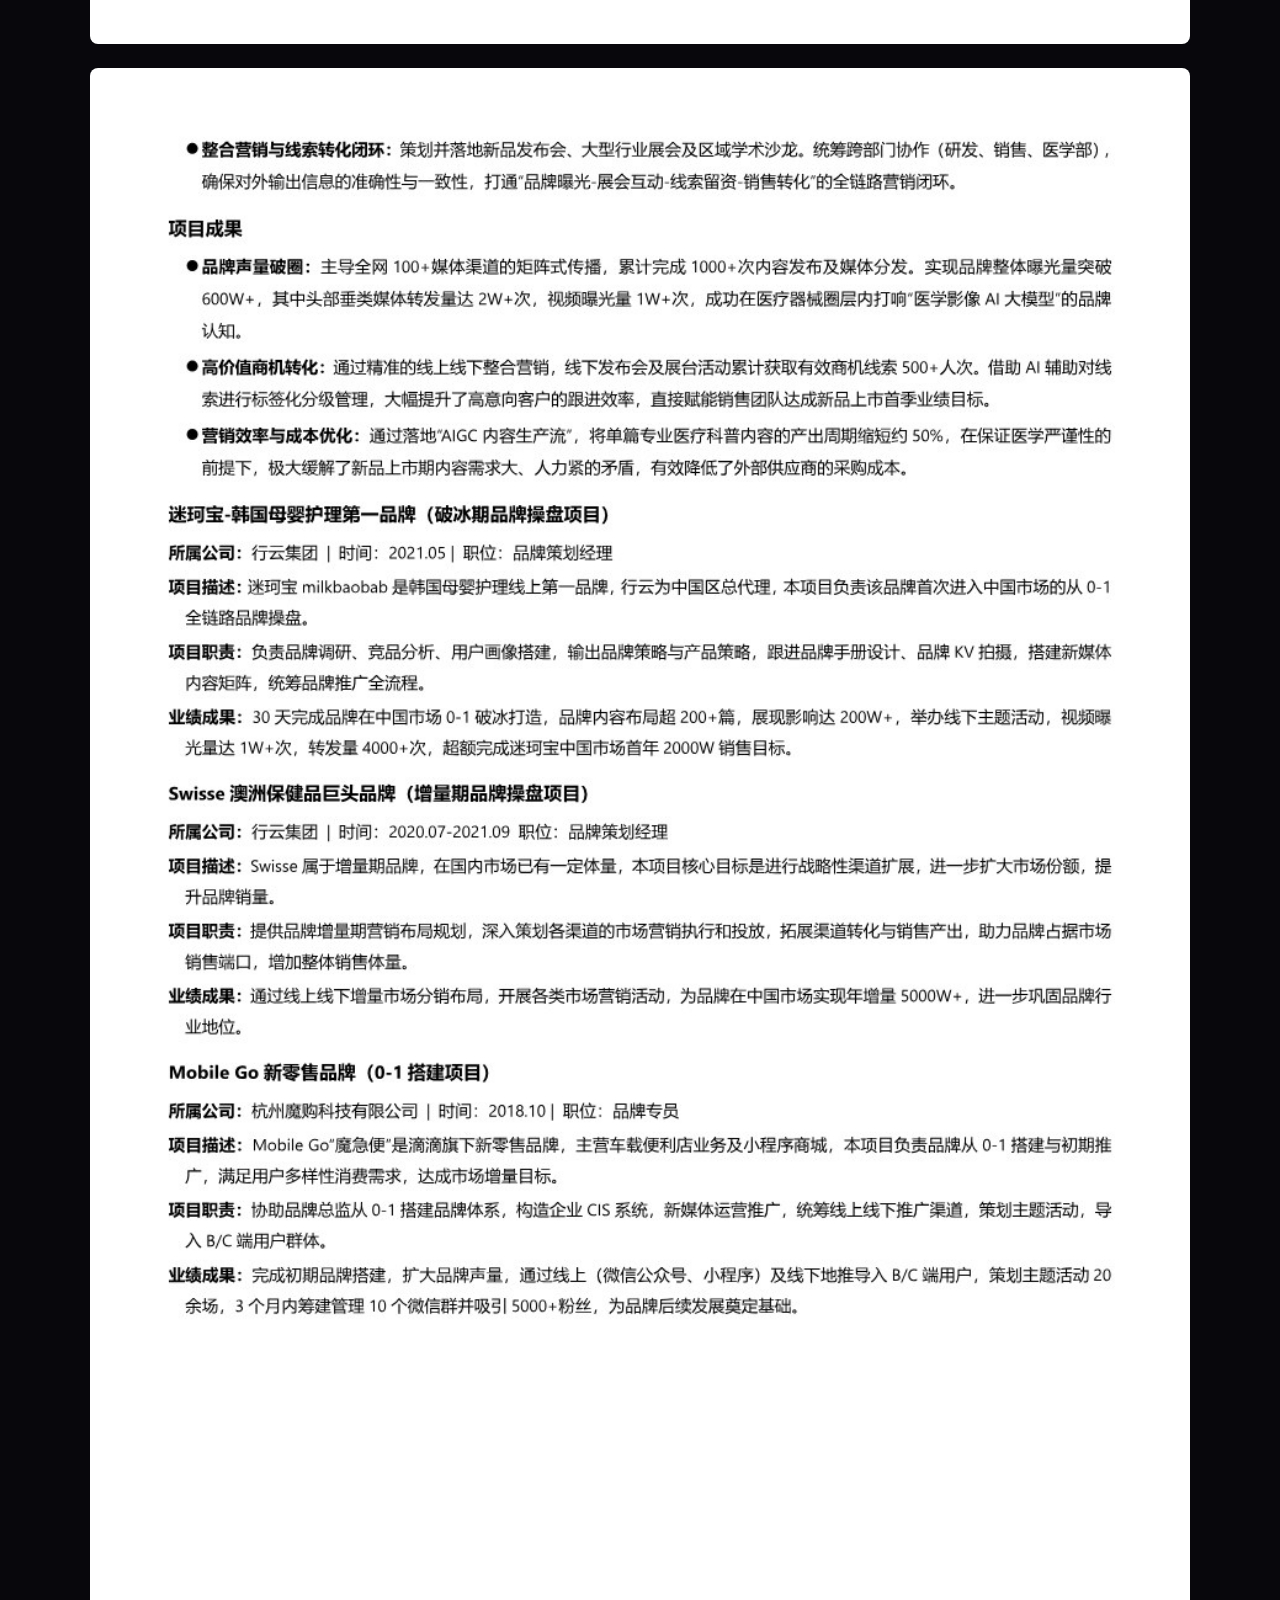
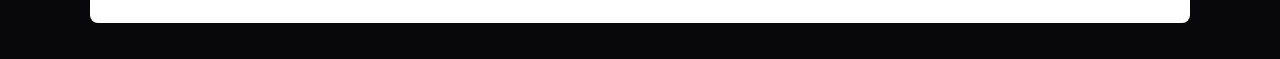
<file: resume-viewer.html>
<!doctype html>
<html lang="zh-CN"><head><meta charset="utf-8"><meta name="viewport" content="width=device-width,initial-scale=1"><title>Lynn Guopeilin 2026Portfloio · PDF 简历</title><link rel="stylesheet" href="portfolio.css"></head><body class="resume-viewer"><main><div class="resume-viewer-top"><a class="button secondary" href="demo-purple.html#home">返回作品集</a><h1>Lynn Guopeilin 2026Portfloio · 简历</h1></div><div class="resume-pages"><img src="assets/resume-pages/page-001.jpg" alt="简历第 1 页"><img src="assets/resume-pages/page-002.jpg" alt="简历第 2 页"><img src="assets/resume-pages/page-003.jpg" alt="简历第 3 页"></div></main></body></html>
</file>
<file: portfolio.css>
@charset "UTF-8";
.research-cover-button{display:block;padding:0;background:transparent;width:min(100%,640px);margin-top:20px;border-radius:8px;overflow:hidden;border:1px solid #ffffff25}.research-cover-button img{display:block;width:100%;height:auto}.research-cover-button:hover{outline:2px solid #a879ff}
.full-deck{display:grid;gap:22px}.full-deck figure{margin:0}.full-deck img{display:block;width:100%;height:auto;border-radius:6px;background:#fff}.full-deck figcaption{font-size:11px;color:#b5a4c9;margin-bottom:8px}
:root{color-scheme:dark;--bg:#08070c;--text:#f6f3fc;--muted:#a19baf;--line:#ffffff14;--font:Inter,"Segoe UI","Microsoft YaHei",sans-serif}*{box-sizing:border-box}html{scroll-behavior:smooth;scroll-padding-top:96px}body{margin:0;background:var(--bg);color:var(--text);font:14px/1.65 var(--font);-webkit-font-smoothing:antialiased}body:has(dialog[open]){overflow:hidden}a{color:inherit;text-decoration:none}button{font:inherit;color:inherit;cursor:pointer;border:0}button,a{-webkit-tap-highlight-color:transparent;touch-action:manipulation}a:focus-visible,button:focus-visible{outline:2px solid #c4a8ff;outline-offset:5px}::selection{background:#8850ca;color:#fff}h1,h2,h3,h4,p{margin-top:0}h1,h2,h3,h4{line-height:1.35}.wrap{max-width:1200px;padding:0 36px;margin:auto}.header{height:82px;padding:0 max(36px,calc((100vw - 1128px)/2));display:flex;align-items:center;justify-content:space-between;gap:24px;border-bottom:1px solid var(--line);position:sticky;top:0;z-index:20;background:#08070cdd;backdrop-filter:blur(20px)}.brand{display:flex;align-items:center;gap:8px;font-weight:750;font-size:24px;letter-spacing:1px;white-space:nowrap}.brand-mark{color:#b093ff;font-size:32px;line-height:1}.brand-dot{color:#b28cff;margin-left:-8px}.brand small{font-size:9px;font-weight:450;letter-spacing:1.4px;color:var(--muted);margin-left:12px}.header nav{display:flex;gap:32px;color:#a9a2b8;font-size:12px}.header nav a:hover,.header nav a.active{color:#d2bbff}.nav-contact{border:1px solid #ffffff28;border-radius:7px;font-size:12px;padding:8px 15px;white-space:nowrap}.nav-contact span{margin-left:20px;color:#b48aff}.hero{position:relative;text-align:center;overflow:hidden;background:radial-gradient(ellipse at 50% 56%,#35116a30,transparent 58%)}.hero-grid{position:absolute;inset:0;background-image:linear-gradient(#a987f908 1px,transparent 1px),linear-gradient(90deg,#a987f908 1px,transparent 1px);background-size:72px 72px;mask-image:radial-gradient(ellipse,black,transparent 68%);pointer-events:none}.hero-content{position:relative;z-index:2;padding:68px 24px 0}.eyebrow{font-size:10px;color:#b095d9;font-weight:600;letter-spacing:2.3px;margin-bottom:20px}.availability{display:inline-flex;align-items:center;gap:9px;border:1px solid #b185ff32;background:#a075fa0a;border-radius:30px;padding:7px 15px;font-size:9px;margin-bottom:25px}.availability i,.preview-caption i{display:inline-block;width:6px;height:6px;border-radius:50%;background:#bd97ff;box-shadow:0 0 12px #ad7eff}.hero h1{font-size:clamp(40px,5.5vw,72px);letter-spacing:-2.8px;line-height:1.23;font-weight:650;margin-bottom:23px}.gradient-text{background:linear-gradient(100deg,#f0e7ff 0%,#b785ff 50%,#7644ff);background-clip:text;-webkit-text-fill-color:transparent}.hero-intro{color:#aca4b8;font-size:14px;line-height:1.9;margin-bottom:27px}.hero-actions,.contact-actions{display:flex;justify-content:center;gap:12px}.button{display:inline-flex;align-items:center;justify-content:center;gap:26px;min-height:44px;border-radius:6px;padding:10px 22px;font-size:12px;font-weight:600;transition:transform .2s,background .2s,box-shadow .2s}.button:hover{transform:translateY(-2px)}.primary{background:linear-gradient(130deg,#a772ff,#7139e9);box-shadow:inset 0 1px 0 #ffffff38,0 4px 26px #8b42ff20;border:1px solid #b78aff50;color:white}.primary:hover{box-shadow:0 5px 26px #9a59ff55}.secondary{background:#14101b;border:1px solid #ffffff25}.secondary:hover{background:#231932}.hero-tags{display:flex;justify-content:center;gap:22px;font-size:10px;color:#898191;margin-top:25px}.hero-tags b{color:#7d5f9f;font-size:9px}.orbit-scene{height:290px;width:850px;max-width:100%;margin:-4px auto 0;position:relative;pointer-events:none}.planet{position:absolute;width:680px;max-width:87%;height:330px;left:50%;transform:translateX(-50%);top:100px;border-radius:50%;background:radial-gradient(ellipse at 50% 0%,#b18cff2e,transparent 45%),#08070c;box-shadow:0 -3px 6px #dfbfff,0 -9px 28px #9b57fa,0 -25px 90px #6a25e18a,inset 0 18px 34px #9a64ff26}.orbit{position:absolute;left:50%;top:35px;width:760px;height:200px;border:1px solid #9671cb30;border-radius:50%;transform:translateX(-50%) rotate(-9deg)}.orbit-inner{width:620px;height:156px;top:48px;transform:translateX(-50%) rotate(12deg);border-color:#b389f520}.orbit-outer:after{content:"";position:absolute;top:27px;left:113px;width:5px;height:5px;border-radius:50%;background:#e1cdff;box-shadow:0 0 15px 4px #a168fa}.core-mark{position:absolute;left:50%;top:99px;transform:translateX(-50%);font-size:74px;line-height:1;color:#d3bbff;text-shadow:0 0 24px #a965ff;z-index:1}.orbit-label{position:absolute;font-size:9px;letter-spacing:2px;top:84px;color:#c1afda;z-index:2;background:#150d22;padding:6px 12px;border:1px solid #875fba3d;border-radius:6px}.orbit-label span{color:#a36ff8;margin:0 8px}.label-left{left:10px}.label-right{right:10px;top:156px}.orbit-caption{position:absolute;left:0;right:0;top:202px;z-index:2;font-size:8px;letter-spacing:3px;color:#8c749f}.hero-bottom{position:relative;display:flex;justify-content:space-between;font-size:9px;letter-spacing:1.5px;color:#8d859a;max-width:1128px;margin:auto;padding:0 0 23px;border-bottom:1px solid var(--line);background:#08070c}.proof-strip{display:grid;grid-template-columns:repeat(4,1fr);padding:40px 0 22px;border-bottom:1px solid var(--line)}.proof-strip>div{padding:0 28px;border-right:1px solid var(--line)}.proof-strip>div:first-child{padding-left:0}.proof-strip>div:last-child{border:0}.proof-strip strong{font-size:40px;line-height:1;letter-spacing:-1.7px;font-weight:500}.proof-strip strong span{font-size:21px;letter-spacing:0;color:#b393e5;margin-left:3px}.proof-strip p{color:var(--muted);font-size:11px;margin:12px 0 0}.source-note{font-size:9px;color:#83798f;text-align:right;margin:12px 0 0}.section{padding:86px 0 0;scroll-margin-top:15px}.section-top{display:flex;align-items:end;justify-content:space-between;gap:30px;margin-bottom:30px}.section-top .eyebrow{margin-bottom:13px}h2{font-size:32px;font-weight:550;letter-spacing:-1px;margin-bottom:0}.section-top>p{color:var(--muted);font-size:12px;margin:0;line-height:1.8}.chapter-grid{display:grid;grid-template-columns:repeat(3,1fr);gap:16px}.chapter{display:block;position:relative;border:1px solid #9d7ccd25;padding:26px 25px 16px;border-radius:12px;background:radial-gradient(ellipse at 90% 0,#6b39a514,transparent 70%),#0f0c14;transition:transform .25s,border-color .25s}.chapter:hover{transform:translateY(-5px);border-color:#996ae390}.chapter-num{position:absolute;right:22px;top:17px;color:#79618f;font:12px monospace}.chapter-icon{width:42px;height:42px;border-radius:11px;background:linear-gradient(130deg,#402064,#1b102c);border:1px solid #b285fb2e;color:#c39bff;font-size:26px;display:grid;place-items:center;margin-bottom:28px}.chapter h3{font-size:17px;margin-bottom:10px}.chapter p{font-size:11px;color:var(--muted);min-height:36px}.chapter footer{display:flex;justify-content:space-between;align-items:center;border-top:1px solid var(--line);padding-top:14px;font-size:8px;letter-spacing:.6px;color:#94869f}.chapter footer b{font-size:20px;color:#b388f3}.soft{color:#96909f}.outlined-tag{font-size:10px;color:#a28fb8;padding:5px 11px;border:1px solid #b096d92b;border-radius:20px;white-space:nowrap}.ai-feature{display:grid;grid-template-columns:.9fr 1.3fr;gap:45px;border:1px solid #a878fb30;border-radius:14px;padding:38px 0 0 35px;overflow:hidden;background:radial-gradient(ellipse at 80% 0%,#3f21605e,transparent 66%),#100c16}.mini-label{font-size:9px;letter-spacing:1.5px;color:#b496d6}.ai-copy h3{font-size:29px;margin:15px 0 16px;font-weight:500}.ai-copy p{font-size:12px;color:var(--muted);line-height:1.9;max-width:335px}.clean-list{list-style:none;padding:5px 0 12px;margin:0}.clean-list li{font-size:10px;margin:12px 0;color:#c6bccf}.clean-list span{color:#b68ee9;margin-right:10px;font:9px monospace}.text-link{display:inline-flex;align-items:center;gap:18px;font-size:11px;color:#c1a0f0;background:transparent;padding:0;min-height:34px;text-align:left}.text-link:hover{color:#eee0ff}.ai-copy .text-link{margin-bottom:28px}.os-preview{align-self:end;min-width:0;border:1px solid #b785ff40;border-radius:10px 0 0 0;box-shadow:-12px 0 65px #b779f210;transform:perspective(1300px) rotateY(-7deg);transform-origin:right bottom}.window-bar{display:flex;justify-content:space-between;align-items:center;background:#21172e;padding:11px 15px;font:8px monospace;color:#9582ae}.dots{color:#9d7bbf;letter-spacing:2px}.preview-frame{height:330px;position:relative;overflow:hidden;background:#f2edff;pointer-events:none}.preview-frame iframe{width:1000px;height:780px;border:0;transform:scale(.58);transform-origin:left top;display:block}.preview-shade{position:absolute;inset:0;background:linear-gradient(transparent 65%,#120b2040)}.preview-caption{display:flex;align-items:center;gap:7px;background:#191020;font-size:9px;padding:11px;color:#c8bbd6}.preview-caption button{margin-left:auto;background:transparent;font-size:9px;color:#ccb3f1}.workflow{display:grid;grid-template-columns:1fr 20px 1fr 20px 1.25fr 20px 1fr;align-items:center;gap:8px;margin-top:18px;background:#0e0b13;border:1px solid var(--line);border-radius:10px;padding:22px}.workflow div{padding:0 8px}.workflow small{display:block;font:8px monospace;color:#80738e;margin-bottom:6px}.workflow strong{font-size:12px;font-weight:500}.workflow p{font-size:10px;color:var(--muted);margin:5px 0 0}.workflow>span{color:#644781}.workflow .human strong,.workflow .human small{color:#bd98f0}.featured-case{display:grid;grid-template-columns:1.1fr 1fr;border:1px solid var(--line);border-radius:14px;overflow:hidden;background:#110e17}.g200-art{background:radial-gradient(ellipse at 30% 50%,#523d7650,transparent 80%),linear-gradient(135deg,#171323,#0e121e);position:relative;min-height:440px;overflow:hidden;padding:25px}.art-label{font:8px monospace;letter-spacing:1px;color:#9d94b0}.g200-title{position:absolute;top:53px;left:32px;font-size:25px;font-weight:400;color:#c7badf}.g200-title>span{font-size:12px;vertical-align:super}.g200-title strong{display:block;font-size:100px;line-height:1.2;letter-spacing:-6px;color:#b7a0d1;opacity:.8;font-weight:600}.g200-art img{position:absolute;width:75%;height:240px;object-fit:contain;right:0;bottom:47px;mix-blend-mode:screen;filter:drop-shadow(0 18px 14px #0009)}.art-bottom{position:absolute;bottom:20px;left:26px;right:26px;display:flex;justify-content:space-between;font-size:10px;color:#b7a5cb}.case-copy{padding:35px}.case-copy h3{font-size:26px;font-weight:550;margin:18px 0}.case-copy>p{color:var(--muted);font-size:12px;line-height:1.9}.role{border-top:1px solid var(--line);padding-top:15px;font-size:10px;color:#b5aabc;line-height:1.8}.role span{display:block;color:#76677f;font-size:9px;margin-bottom:4px}.case-metrics{display:flex;gap:36px;margin:20px 0 25px}.case-metrics strong{display:block;font-size:27px;color:#d4b1ff;letter-spacing:-.5px}.case-metrics small{display:block;font-size:9px;color:var(--muted);margin-top:3px}.resource-row{display:flex;justify-content:space-between;align-items:center;padding:20px 6px;border-bottom:1px solid var(--line);gap:16px}.resource-row>div{display:flex;gap:18px;align-items:center}.resource-icon{font-size:25px;color:#9c7bca;background:#17101f;border:1px solid #ad88db1a;border-radius:8px;width:44px;height:44px;display:grid;place-items:center}.resource-row h4{font-size:12px;font-weight:500;margin:0 0 5px}.resource-row p{font-size:10px;color:var(--muted);margin:0}.consumer-grid{display:grid;grid-template-columns:1fr 1fr;gap:22px}.consumer-card{border:1px solid var(--line);border-radius:12px;overflow:hidden;background:#110e17}.consumer-visual{position:relative;padding:24px 24px 43px;aspect-ratio:1.65;background:#1a1c28}.consumer-visual img{width:100%;height:100%;object-fit:contain;display:block;border-radius:3px;box-shadow:0 12px 30px #0003;transition:transform .3s}.consumer-card:hover img{transform:translateY(-4px)}.consumer-visual>span{position:absolute;bottom:13px;left:24px;color:#acaabe;font:8px monospace;letter-spacing:1px}.consumer-visual.event{background:#25231e}.consumer-body{padding:26px}.consumer-body h3{font-size:21px;font-weight:550;margin:15px 0 12px}.consumer-body p{color:var(--muted);font-size:12px;line-height:1.8}.small-results{display:flex;flex-wrap:wrap;gap:8px 18px;padding:15px 0;border-top:1px solid var(--line);margin-top:20px}.small-results strong{color:#d1b3f1;font-size:14px;font-weight:500}.small-results strong span{color:var(--muted);font-size:9px;margin-left:6px}.muted{color:var(--muted);font-size:10px}.research-library{display:grid;grid-template-columns:1fr 1.2fr;gap:25px;background:linear-gradient(100deg,#21132f,#100c16);border:1px solid var(--line);border-radius:12px;padding:27px;margin-top:22px}.research-library h3{font-size:18px;font-weight:500;margin:10px 0}.research-library p{color:var(--muted);font-size:10px;margin-bottom:0}.library-links a{display:flex;justify-content:space-between;align-items:center;gap:14px;border-bottom:1px solid var(--line);padding:14px 0;font-size:11px}.library-links small{font:8px monospace;color:#a994bc;white-space:nowrap}.library-links a:hover{color:#c6a3f9}.about{display:grid;grid-template-columns:1fr 1fr;gap:100px;border-top:1px solid var(--line);padding-top:66px;margin-top:85px}.about h2{font-size:32px;line-height:1.45;margin:10px 0 22px}.about-intro>p{font-size:12px;line-height:2;color:var(--muted)}.skill-tags{display:flex;flex-wrap:wrap;gap:8px;margin:22px 0}.skill-tags span{border:1px solid #ffffff1b;border-radius:5px;padding:5px 10px;font-size:9px;color:#bdafcb;background:#130d1b}.education{padding:20px 0;border-top:1px solid var(--line);margin-top:26px}.education small{font:9px monospace;letter-spacing:2px;color:#89749e}.education p{color:var(--muted);font-size:11px;line-height:1.8;margin:10px 0}.timeline{border-left:1px solid #513666;margin-left:8px}.timeline article{position:relative;padding:0 0 27px 28px}.timeline article:last-child{padding-bottom:0}.timeline time{color:#9b7fba;font:10px monospace}.timeline-dot{position:absolute;width:7px;height:7px;left:-4px;top:6px;background:#b789f0;border-radius:50%;box-shadow:0 0 0 5px #21102b}.timeline h3{font-size:16px;font-weight:550;margin:10px 0 5px}.timeline h4{font-size:11px;color:#c5b7d4;font-weight:450;margin:0 0 10px}.timeline p{font-size:11px;color:var(--muted);line-height:1.8;margin-bottom:9px}.timeline-result{font-size:9px;color:#c39fea}.timeline-result span{color:#715983;padding:0 9px}.contact{position:relative;text-align:center;padding:64px 22px 35px;margin-top:90px;border:1px solid #a16fdb35;border-radius:15px;background:radial-gradient(ellipse at 50% -20%,#7134b566,transparent 70%),#100b18;overflow:hidden}.contact h2{font-size:43px;line-height:1.35;font-weight:500;margin-bottom:19px}.contact>p{color:var(--muted);font-size:11px}.contact-actions{margin-top:24px}.contact-details{display:flex;justify-content:center;gap:15px;color:#b9a3cf;font-size:11px;margin:24px 0 0}.copy-status{min-height:20px;margin:10px 0 0!important;color:#cbb0f2!important}.footer{padding:35px 0;display:flex;align-items:center;justify-content:space-between;gap:15px;font-size:9px;color:#918198}.footer .brand{font-size:18px}.footer .brand-mark{font-size:24px}.footer>a:last-child{font:8px monospace;letter-spacing:1px}.skip{position:fixed;top:-60px;left:20px;z-index:100;background:#9b60ed;padding:12px}.skip:focus{top:10px}
dialog{width:min(850px,calc(100% - 30px));max-height:88vh;border:1px solid #735294;border-radius:16px;background:#110d18;color:var(--text);padding:0;box-shadow:0 30px 150px #000c}dialog::backdrop{background:#020106db;backdrop-filter:blur(8px)}.dialog-top{display:flex;justify-content:space-between;align-items:center;padding:17px 28px;border-bottom:1px solid var(--line);position:sticky;top:0;background:#110d18f5;z-index:2}.close-dialog{background:#2b1d3b;border:1px solid #8053a551;border-radius:5px;padding:7px 14px;font-size:12px}#dialog-content{padding:32px}.detail-kicker{font:10px monospace;color:#bb8bed;margin-bottom:12px}#dialog-content h2{font-size:30px;margin-bottom:18px}#dialog-content h3{font-size:17px;margin:27px 0 12px}#dialog-content p,#dialog-content li{font-size:13px;line-height:1.9;color:#b9afc7}#dialog-content ul,#dialog-content ol{padding-left:20px}.detail-meta{display:flex;flex-wrap:wrap;gap:8px;margin:18px 0}.detail-meta span{font-size:10px;border:1px solid #ffffff20;padding:4px 10px;border-radius:4px;color:#c3b0d3}.detail-grid{display:grid;grid-template-columns:1fr 1fr;gap:16px}.detail-grid>div{border:1px solid var(--line);background:#191020;padding:18px;border-radius:9px}.detail-grid h3{margin-top:0!important}.detail-grid p{margin-bottom:0}.detail-results{display:flex;flex-wrap:wrap;gap:25px;padding:22px;border:1px solid #a77bdc33;background:#29133d55;border-radius:9px;margin:20px 0}.detail-results strong{display:block;font-size:25px;color:#d1a3ff}.detail-results small{font-size:10px;color:#b6a7c6}.detail-gallery{display:grid;grid-template-columns:1fr 1fr;gap:13px}.detail-gallery figure{margin:0}.detail-gallery img{width:100%;display:block;border-radius:5px;background:white}.detail-gallery figcaption{font-size:10px;color:#a798b8;margin:7px 0 10px}.detail-links{display:flex;gap:12px;flex-wrap:wrap;margin:25px 0 5px}.detail-note{font-size:10px!important;color:#95849f!important;border-top:1px solid var(--line);padding-top:15px;margin-top:22px}.detail-preview{width:100%;height:450px;background:white;border:1px solid #8b56b2;border-radius:8px}.detail-steps{counter-reset:steps;list-style:none!important;padding:0!important}.detail-steps li{padding:12px 0;border-bottom:1px solid var(--line)}.detail-steps li:before{counter-increment:steps;content:"0" counter(steps);color:#b284e6;margin-right:15px;font:11px monospace}
@media(min-width:1500px){.hero-content{padding-top:85px}.hero h1{font-size:78px}.orbit-scene{height:305px}}
@media(max-width:1000px){.header{padding:0 25px}.brand small{display:none}.wrap{padding:0 25px}.hero-bottom{margin:0 25px}.hero h1{font-size:58px}.ai-feature{gap:20px;padding-left:24px}.ai-copy h3{font-size:25px}.preview-frame{height:320px}.preview-frame iframe{transform:scale(.48)}.case-copy{padding:27px}.case-copy h3{font-size:23px}.about{gap:45px}.case-metrics{gap:20px}.proof-strip strong{font-size:34px}.proof-strip>div{padding:0 20px}.consumer-body h3{font-size:19px}.section-top>p{font-size:11px}.chapter{padding:23px 18px 16px}.chapter h3{font-size:15px}}
@media(max-width:700px){html{scroll-padding-top:85px}.header{height:68px;padding:0 18px;gap:15px}.brand{font-size:20px}.brand-mark{font-size:26px}.header nav{gap:16px;font-size:11px}.nav-contact{display:none}.hero-content{padding:50px 18px 0}.hero h1{font-size:clamp(35px,7.7vw,51px);letter-spacing:-1.5px;line-height:1.3}.hero-intro{font-size:12px;max-width:390px;margin-left:auto;margin-right:auto}.hero-intro br{display:none}.availability{font-size:8px;letter-spacing:1.5px}.hero-tags{font-size:9px;gap:15px}.button{font-size:11px;padding:11px 17px;gap:13px}.orbit-scene{height:234px;margin-top:12px}.planet{top:80px;max-width:none;width:440px;height:270px}.orbit{width:480px;height:160px;top:35px}.orbit-inner{width:380px;height:130px;top:55px}.core-mark{top:86px;font-size:62px}.orbit-caption{top:165px;font-size:7px;letter-spacing:2px}.orbit-label{font-size:6px;letter-spacing:1px;padding:4px 6px}.label-left{left:14px;top:60px}.label-right{right:10px;top:151px}.hero-bottom{margin:0 20px;font-size:7px;letter-spacing:1px;padding-bottom:15px}.wrap{padding:0 20px}.proof-strip{grid-template-columns:1fr 1fr;gap:25px;padding-top:27px}.proof-strip>div{padding:0!important;border:0}.proof-strip strong{font-size:34px}.proof-strip p{font-size:10px}.proof-strip strong span{font-size:19px}.source-note{font-size:8px;text-align:left}.section{padding-top:60px}.section-top{display:block;margin-bottom:22px}.section-top>p{margin-top:16px}.section-top .outlined-tag{display:inline-block;margin-top:14px}h2,.about h2{font-size:26px;letter-spacing:-.7px}.eyebrow{font-size:8px;letter-spacing:1.6px}.chapter-grid{grid-template-columns:1fr;gap:12px}.chapter{padding:22px 20px 16px}.chapter-icon{float:left;margin:0 16px 20px 0;width:38px;height:38px}.chapter h3{font-size:16px;margin:0 30px 7px 0}.chapter p{font-size:10px;margin:0 20px 18px 0;min-height:0}.chapter footer{clear:both}.chapter-num{font-size:10px;right:15px;top:15px}.ai-feature{grid-template-columns:1fr;padding:25px 0 0 22px;gap:12px}.ai-copy{padding-right:22px}.ai-copy h3{font-size:28px}.ai-copy h3 br{display:none}.ai-copy p{max-width:none}.os-preview{transform:none;margin-left:0}.preview-frame{height:290px}.preview-frame iframe{transform:scale(.48)}.workflow{grid-template-columns:1fr 1fr;gap:20px;padding:20px 12px}.workflow>span{display:none}.workflow small{font-size:7px}.workflow strong{font-size:11px}.workflow p{font-size:9px}.featured-case{grid-template-columns:1fr}.g200-art{min-height:345px}.g200-title{top:45px;font-size:23px}.g200-title strong{font-size:86px}.g200-art img{height:204px;width:74%;bottom:44px}.case-copy{padding:25px}.case-copy h3{font-size:25px}.resource-row{gap:10px;align-items:start}.resource-row>div{gap:10px}.resource-icon{width:32px;height:36px;font-size:20px;flex-shrink:0}.resource-row h4{font-size:11px}.resource-row p{font-size:9px;max-width:190px}.resource-row .text-link{font-size:9px;white-space:nowrap}.consumer-grid{grid-template-columns:1fr;gap:20px}.consumer-body{padding:23px}.consumer-body h3{font-size:22px}.research-library{grid-template-columns:1fr;padding:23px;gap:10px}.library-links a{font-size:10px}.library-links small{font-size:7px}.about{grid-template-columns:1fr;gap:44px;margin-top:60px;padding-top:45px}.timeline{margin-left:5px}.timeline article{padding-left:23px}.contact{margin-top:65px;padding:42px 18px 20px}.contact h2{font-size:31px}.contact>p{font-size:10px;line-height:1.9}.contact-details{font-size:10px;gap:9px;flex-wrap:wrap}.footer{flex-wrap:wrap;font-size:8px;padding:27px 0}.footer .brand{font-size:17px}.footer>span{order:3;width:100%}#dialog-content{padding:23px 19px}.dialog-top{padding:13px 19px}#dialog-content h2{font-size:25px}.detail-grid,.detail-gallery{grid-template-columns:1fr}.detail-preview{height:350px}.detail-results{gap:18px;padding:18px}.detail-results strong{font-size:23px}.detail-results small{font-size:9px}}
@media(prefers-reduced-motion:reduce){html{scroll-behavior:auto}*,*:before,*:after{transition:none!important}}
@media print{body{background:white;color:black}.header,.hero-grid,.orbit-scene,.hero-actions,.hero-bottom,dialog,.contact-actions,.os-preview{display:none!important}.hero{background:none}.hero-content{padding:20px 0}.gradient-text{-webkit-text-fill-color:inherit;background:none}.section,.about{padding-top:25px;margin-top:20px}.wrap{padding:0}.chapter,.ai-feature,.featured-case,.consumer-card,.research-library,.contact{background:#fafafa;border-color:#ddd;break-inside:avoid}.chapter p,.case-copy p,.timeline p,.hero-intro{color:#555}.hero h1{font-size:38px}.about{gap:30px}.footer{padding:20px 0}}
.case-cta{margin-top:12px;min-height:44px;padding:11px 18px;font-size:12px}.library-links{display:grid;gap:10px}.library-links>div{border:1px solid var(--line);padding:12px;border-radius:6px}.library-links small{display:block;margin-top:4px}.research-library{display:block}.research-library .library-links{margin-top:16px}.preview-image{width:100%;height:100%;object-fit:cover;display:block}.workbench-cta{margin:10px 0 28px;min-width:220px;font-size:13px;padding:13px 22px}.g200-original{padding:0;background:#f7f7f7;display:flex;align-items:center}.g200-original img{position:static;width:100%;height:100%;min-height:440px;object-fit:contain;mix-blend-mode:normal;filter:none}.research-inline{margin-top:18px;padding:26px;border:1px solid var(--line);border-radius:12px;background:#0f0c14}.research-heading{display:flex;justify-content:space-between;align-items:end;gap:20px}.research-heading h3{font-size:19px;margin:8px 0 4px}.research-heading p{color:var(--muted);font-size:11px;margin:0}.inline-gallery,.research-shots{display:grid;grid-template-columns:repeat(3,1fr);gap:12px;margin-top:20px}.inline-gallery img,.research-shots img{width:100%;aspect-ratio:1.72;object-fit:cover;background:#fff;border:1px solid #ffffff18;border-radius:6px}.research-library{margin-top:22px;padding:28px}.research-shots{grid-template-columns:repeat(3,1fr)}
@media(max-width:700px){.g200-original img{position:static!important;width:100%!important;height:auto!important;min-height:0!important}.research-heading{display:block}.research-heading .button{margin-top:14px}.inline-gallery,.research-shots{grid-template-columns:1fr 1fr}.workbench-cta{width:100%;font-size:12px}.case-cta{width:100%}}
.scheme-cover{margin:0 0 26px}.scheme-cover img{display:block;width:100%;height:auto;background:#fff;border-radius:7px}.scheme-cover figcaption{font-size:10px;color:#9d90aa;margin-top:8px}.research-shots img{transition:transform .2s,border-color .2s}.research-shots img:hover{transform:translateY(-3px);border-color:#a978f177}
.research-shots-single{display:block;border:1px solid #ffffff20;border-radius:8px;overflow:hidden;background:#fff;margin-top:18px}.research-shots-single img{display:block;width:100%;height:180px;object-fit:cover;object-position:center}.research-shots-single:hover{border-color:#ae81ed;box-shadow:0 0 25px #9b5cf633}.preview-link{display:block;height:330px}.preview-link .preview-frame{height:100%}
.visual-link{display:block;width:100%;border:0;text-align:left;color:inherit}.visual-link:hover img{transform:translateY(-4px)}button.visual-link{padding:24px 24px 43px}
.g200-art[data-case]{cursor:pointer;border:0;width:100%;text-align:left;color:inherit}.g200-art[data-case]:focus-visible,.visual-link[data-case]:focus-visible{outline:3px solid #a971ff;outline-offset:-4px}.g200-art[data-case]:hover img{transform:scale(1.015)}
.research-heading{display:flex;justify-content:space-between;gap:32px;align-items:end}.research-intro{max-width:360px;color:var(--muted);font-size:12px;line-height:1.8}.research-intro strong{display:block;color:#eee;font-size:16px;margin-bottom:6px}.research-intro p{margin:0}
.resume-viewer{background:#08070c;color:#f4efff;padding:36px 5vw}.resume-viewer main{max-width:1100px;margin:auto}.resume-viewer-top{display:flex;align-items:center;justify-content:space-between;gap:24px;margin-bottom:28px}.resume-viewer h1{font-size:24px;margin:0}.resume-pages{display:grid;gap:24px}.resume-pages img{width:100%;height:auto;display:block;background:#fff;border-radius:8px}
.chapter-grid:has(.chapter-social){grid-template-columns:repeat(4,1fr)}.self-media{margin-top:28px;padding:34px;border:1px solid var(--line);border-radius:14px;background:linear-gradient(135deg,#151020,#0d0b12);overflow:hidden}.self-media-head{display:flex;justify-content:space-between;gap:40px;align-items:end}.self-media-head h2{font-size:clamp(26px,3vw,42px);margin:14px 0 10px}.self-media-head p{max-width:600px;color:var(--muted);font-size:12px;line-height:1.8;margin:0}.self-media-stats{display:grid;gap:7px;min-width:220px;color:var(--muted);font-size:11px;text-align:right}.self-media-stats strong{color:#f4efff;font-size:20px}.self-media-grid{display:grid;grid-template-columns:.8fr 1.2fr;gap:18px;margin-top:28px}.profile-shot{padding:16px;border:1px solid #ffffff18;border-radius:10px;background:#0b0a10}.profile-shot img{width:100%;display:block;height:auto;object-fit:contain;background:#fff;border-radius:7px}.profile-shot div{display:grid;gap:5px;margin-top:13px}.profile-shot span,.notes-grid figcaption{color:#9e8ab7;font-size:10px}.profile-shot strong{font-size:14px;line-height:1.5}.notes-grid{display:grid;grid-template-columns:repeat(2,1fr);gap:12px}.notes-grid figure{margin:0;padding:9px;border:1px solid #ffffff15;border-radius:9px;background:#0b0a10}.notes-grid img{width:100%;display:block;height:auto;object-fit:contain;background:#fff;border-radius:6px}.notes-grid figcaption{padding:8px 2px 2px}.chapter-social .chapter-icon{font-size:25px}@media (max-width:900px){.chapter-grid:has(.chapter-social){grid-template-columns:repeat(2,1fr)}.self-media-head,.self-media-grid{display:block}.self-media-stats{text-align:left;margin-top:20px}.notes-grid{margin-top:18px}}@media (max-width:560px){.chapter-grid:has(.chapter-social){grid-template-columns:1fr}.self-media{padding:22px}.notes-grid{grid-template-columns:1fr 1fr}}
.creator-results{display:grid!important;grid-template-columns:repeat(2,1fr);gap:8px;margin-top:14px}.creator-results span{padding:8px;border:1px solid #a879ff35;border-radius:6px;color:#a995ba;font-size:9px}.creator-results span strong{display:block;color:#d1b4ff;font-size:18px;line-height:1.1}.creator-work{color:#9e8ab7;font-size:10px;line-height:1.65;margin:12px 0 0}
.research-inline{max-width:980px!important;min-height:0!important;height:auto!important}.research-inline .research-shots{max-height:none;overflow:visible;margin-top:16px;opacity:1}
.motion-reveal{opacity:0;transform:translateY(24px);transition:opacity .75s cubic-bezier(.22,1,.36,1) var(--reveal-delay,0ms),transform .75s cubic-bezier(.22,1,.36,1) var(--reveal-delay,0ms)}.motion-reveal.is-visible{opacity:1;transform:none}.hero-content>*{animation:hero-rise .8s cubic-bezier(.22,1,.36,1) both}.hero-content>*:nth-child(2){animation-delay:.08s}.hero-content>*:nth-child(3){animation-delay:.16s}.hero-content>*:nth-child(4){animation-delay:.24s}.hero-content>*:nth-child(5){animation-delay:.32s}.orbit-scene{animation:scene-float 9s ease-in-out infinite}.chapter,.consumer-card,.self-media,.featured-case{transition:transform .45s cubic-bezier(.22,1,.36,1),border-color .45s,box-shadow .45s}.chapter:hover,.consumer-card:hover,.self-media:hover,.featured-case:hover{transform:translateY(-6px);border-color:#a879ff55;box-shadow:0 18px 50px #0005}.chapter-icon{transition:transform .45s cubic-bezier(.22,1,.36,1),background .45s}.chapter:hover .chapter-icon{transform:rotate(-8deg) scale(1.08);background:#8e55ed}.notes-grid figure,.profile-shot{transition:transform .4s cubic-bezier(.22,1,.36,1),border-color .4s}.notes-grid figure:hover,.profile-shot:hover{transform:translateY(-5px);border-color:#a879ff66}.button{transition:transform .3s,box-shadow .3s,background .3s}.button:hover{transform:translateY(-2px);box-shadow:0 10px 26px #8c4dff35}@keyframes hero-rise{from{opacity:0;transform:translateY(18px)}to{opacity:1;transform:none}}@keyframes scene-float{0%,100%{transform:translateY(0)}50%{transform:translateY(-10px)}}@media(prefers-reduced-motion:reduce){.motion-reveal,.hero-content>*{opacity:1;transform:none;animation:none!important}.orbit-scene{animation:none}.chapter:hover,.consumer-card:hover,.self-media:hover,.featured-case:hover{transform:none}}
.hero{isolation:isolate;text-align:left}.hero::before{content:'STRATEGY';position:absolute;z-index:0;left:3vw;top:25%;font-size:clamp(90px,17vw,250px);font-weight:800;letter-spacing:-.06em;line-height:.8;color:#ffffff04;pointer-events:none}.hero::after{content:'';position:absolute;z-index:1;right:8%;top:20%;width:1px;height:44%;background:linear-gradient(transparent,#a879ff66,transparent);pointer-events:none}.hero-content{max-width:1120px;margin:0 auto;padding-left:5vw;padding-right:5vw}.hero h1{max-width:850px;text-align:left;font-size:clamp(56px,8.8vw,132px);line-height:.98;letter-spacing:-.045em;margin-left:0}.hero-intro{max-width:560px;margin-left:0;text-align:left;font-size:14px;line-height:1.9}.hero-actions{justify-content:flex-start}.hero-tags{justify-content:flex-start}.hero-bottom{max-width:1120px;margin-left:auto;margin-right:auto}.hero-bottom a{position:relative}.hero-bottom a::after{content:'↓';display:block;font-size:20px;color:#b48aff;margin-top:8px;animation:scroll-nudge 1.8s ease-in-out infinite}@keyframes scroll-nudge{0%,100%{transform:translateY(0);opacity:.5}50%{transform:translateY(7px);opacity:1}}@media(max-width:700px){.hero{text-align:center}.hero-content{padding-left:24px;padding-right:24px}.hero h1{font-size:clamp(46px,13vw,72px);text-align:center;line-height:1.02}.hero-intro{margin-left:auto;margin-right:auto;text-align:center;font-size:12px}.hero-actions,.hero-tags{justify-content:center}.hero::before{left:0;top:30%;font-size:26vw}.hero-bottom{margin-left:24px;margin-right:24px}}
.button.primary{background:linear-gradient(135deg,#9a61ff,#6f3de8);border-color:#b98cff}.button.primary:hover{background:linear-gradient(135deg,#c07aff,#8257ff);border-color:#d7b7ff;box-shadow:0 12px 32px #8d5bff66}.button.secondary:hover{background:#9a61ff;color:#fff;border-color:#c8a9ff;box-shadow:0 10px 26px #8d5bff44}
.self-media{max-width:1080px;margin-left:auto;margin-right:auto;padding:24px}.self-media-head{align-items:start}.self-media-head h2{font-size:clamp(24px,2.6vw,36px)}.self-media-grid{grid-template-columns:270px 1fr;gap:16px;margin-top:20px}.profile-shot{padding:10px}.profile-shot img{max-height:190px}.profile-shot strong{font-size:12px}.notes-grid{grid-template-columns:repeat(4,1fr);gap:9px}.notes-grid figure{padding:6px}.notes-grid img{max-height:250px}.notes-grid figcaption{font-size:9px;padding-top:6px}
@media (max-width:900px){.self-media-grid{grid-template-columns:220px 1fr}.notes-grid{grid-template-columns:repeat(2,1fr)}}
#xingyun .section-top h2 small{display:block;font-size:.42em;line-height:1.5;color:var(--muted);font-weight:400;margin-top:8px;letter-spacing:.02em}#xingyun .section-top h2{font-size:clamp(28px,4vw,52px)}.research-inline{max-width:980px;margin-left:auto;margin-right:auto;padding:22px;display:grid;grid-template-columns:1.05fr .95fr;column-gap:24px;align-items:start}.research-heading{align-items:start}.research-cover-button{grid-column:1;width:100%;margin-top:14px}.research-cover-button img{max-height:290px;object-fit:contain;background:#fff}.research-heading{grid-column:2;grid-row:1 / span 2;padding-top:14px}.research-intro{padding:18px 20px;border:1px solid #ffffff18;border-radius:10px;background:linear-gradient(145deg,#171126,#0d0b12);min-height:150px;box-sizing:border-box}.research-points{display:grid;grid-template-columns:repeat(2,1fr);gap:8px;margin-top:14px}.research-points span{padding:7px 9px;border:1px solid #a879ff35;border-radius:5px;color:#cbb8ef;font-size:10px}.research-shots{grid-column:1 / -1;margin-top:16px}
</file>
